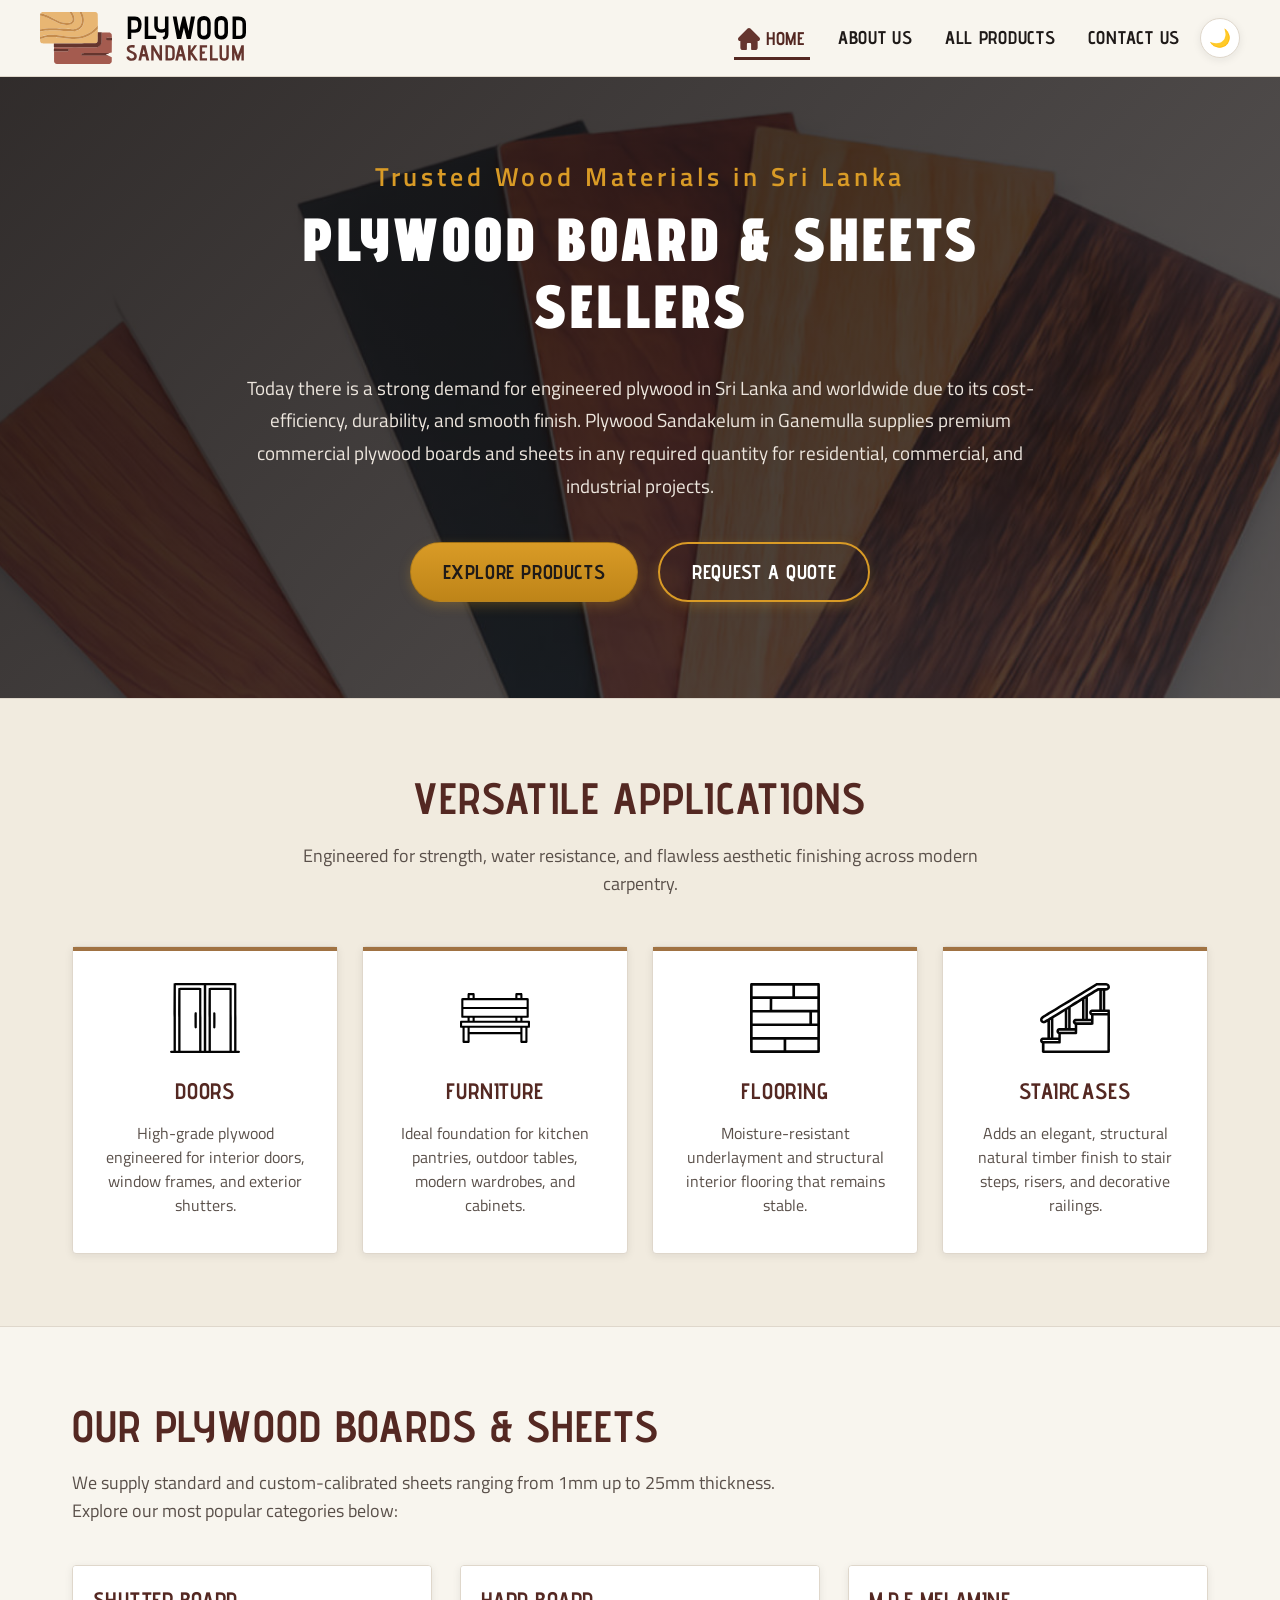
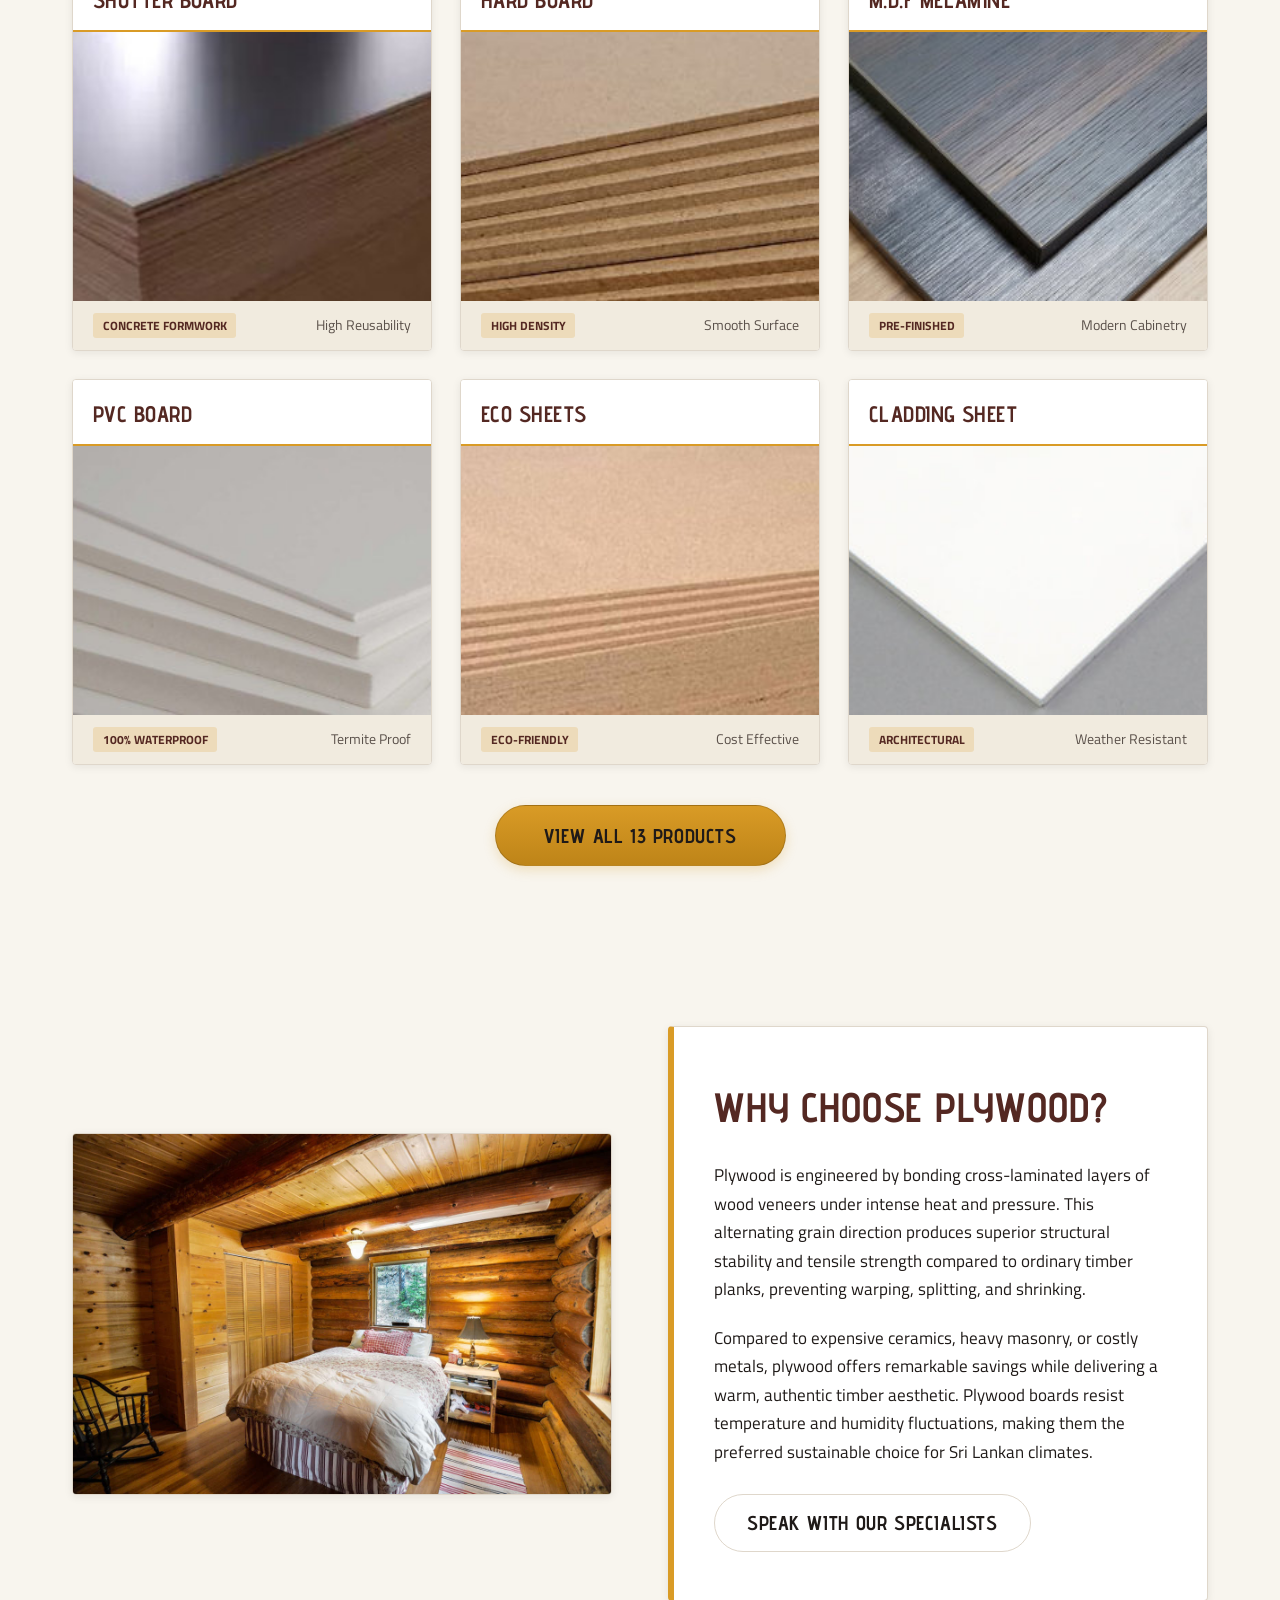
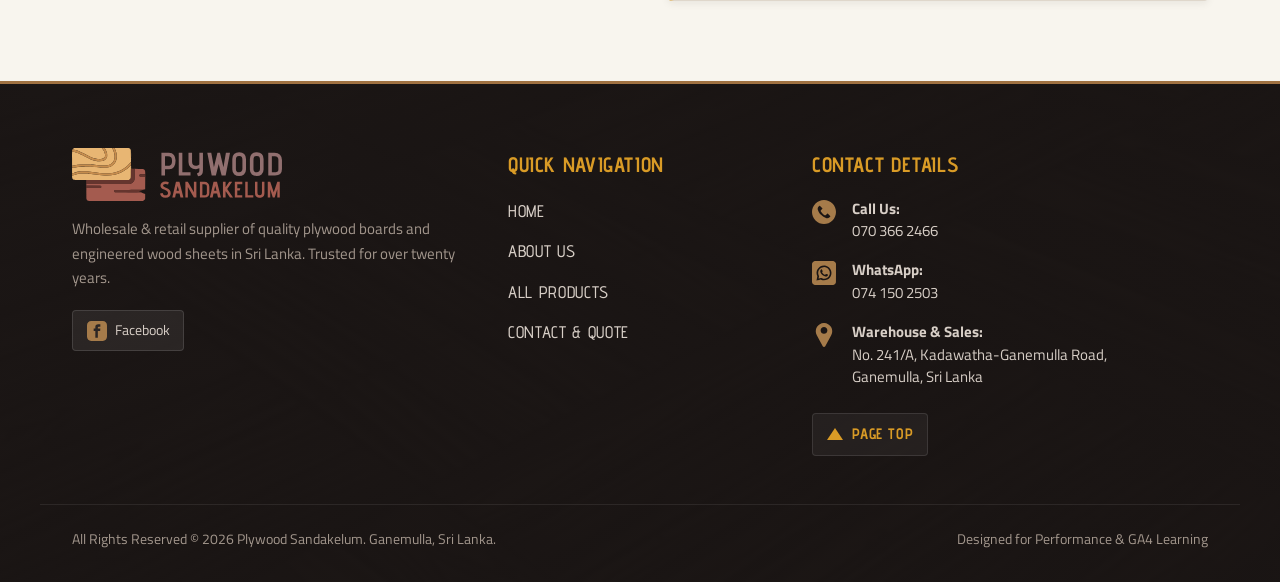
<file: index.html>
<!DOCTYPE html>
<html lang="en">
<head>
    <!-- Google Tag Manager -->
    <script>(function(w,d,s,l,i){w[l]=w[l]||[];w[l].push({'gtm.start':
    new Date().getTime(),event:'gtm.js'});var f=d.getElementsByTagName(s)[0],
    j=d.createElement(s),dl=l!='dataLayer'?'&l='+l:'';j.async=true;j.src=
    'https://www.googletagmanager.com/gtm.js?id='+i+dl;f.parentNode.insertBefore(j,f);
    })(window,document,'script','dataLayer','GTM-TLDWHBDF');</script>
    <!-- End Google Tag Manager -->
    <meta charset="UTF-8">
    <meta name="viewport" content="width=device-width, initial-scale=1.0">
    <title>Plywood Sandakelum | Wholesale Plywood Board & Sheet Suppliers in Ganemulla, Sri Lanka</title>
    <meta name="description" content="Plywood Sandakelum in Ganemulla, Sri Lanka supplies premium shutter boards, hardboard, MDF melamine, PVC boards, and engineered plywood sheets for furniture, flooring, and construction.">

    <!-- Google Fonts -->
    <link rel="preconnect" href="https://fonts.googleapis.com">
    <link rel="preconnect" href="https://fonts.gstatic.com" crossorigin>
    <link href="https://fonts.googleapis.com/css2?family=Advent+Pro:wght@400;600;700;900&family=Titillium+Web:wght@300;400;600;700&display=swap" rel="stylesheet">

    <!-- Stylesheets -->
    <link rel="stylesheet" href="common.css">

    <!-- Google tag (gtag.js) - GA4 Practice Instrumentation -->
    <script async src="https://www.googletagmanager.com/gtag/js?id=G-XXXXXXX"></script>
    <script>
      window.dataLayer = window.dataLayer || [];
      function gtag(){dataLayer.push(arguments);}
      gtag('js', new Date());
      gtag('config', 'G-XXXXXXX', { 'debug_mode': true });
    </script>

    <style>
        /* Section 1 - Hero */
        #zsec1 {
            background: url(img/plywood-colorful-decorations.jpg) no-repeat center center;
            background-size: cover;
            position: relative;
        }
        .zd1 {
            width: 100%;
            height: 100%;
            background: linear-gradient(135deg, rgba(26, 21, 20, 0.90) 0%, rgba(26, 21, 20, 0.72) 100%);
            padding: 5rem 0 6rem;
        }
        .zd2 {
            text-align: center;
            max-width: 900px;
            margin: 0 auto;
        }
        .header {
            margin-top: 0.5rem;
            color: #ffffff;
            text-transform: uppercase;
            font-family: var(--font-display);
            font-size: clamp(2.2rem, 5vw, 3.8rem);
            font-weight: 900;
            line-height: 1.1;
            letter-spacing: 0.03em;
        }
        .smallhead {
            font-size: clamp(1.1rem, 2.5vw, 1.6rem);
            color: var(--color-amber);
            font-weight: 600;
            letter-spacing: 0.15em;
            display: block;
            margin-bottom: 0.5rem;
        }
        .headpara {
            font-size: clamp(1rem, 1.8vw, 1.2rem);
            font-family: var(--font-body);
            color: #ede6de;
            line-height: 1.7;
            padding: 2rem 0 2.5rem;
            max-width: 800px;
            margin: 0 auto;
        }
        .hero-actions {
            display: flex;
            flex-wrap: wrap;
            justify-content: center;
            gap: 1.25rem;
        }
        .hero-btn-quote {
            background: transparent;
            color: #ffffff;
            border: 2px solid var(--color-amber);
        }
        .hero-btn-quote:hover {
            background: var(--color-amber);
            color: #1f1a18;
        }

        /* Section 3 - Core Applications */
        #sec3 {
            background: var(--color-surface-soft);
            padding: 4rem 0 4.5rem;
            border-top: 1px solid var(--color-border);
            border-bottom: 1px solid var(--color-border);
        }
        .sec3-title-wrap {
            text-align: center;
            margin-bottom: 3rem;
        }
        #maincard {
            display: grid;
            grid-template-columns: 1fr;
            gap: 1.5rem;
        }
        @media (min-width: 520px) {
            #maincard {
                grid-template-columns: repeat(2, 1fr);
            }
        }
        @media (min-width: 992px) {
            #maincard {
                grid-template-columns: repeat(4, 1fr);
            }
        }
        .fourcards {
            background: var(--color-surface);
            border: 1px solid var(--color-border);
            border-radius: 4px;
            padding: 2.25rem 1.5rem;
            text-align: center;
            position: relative;
            box-shadow: var(--shadow-card);
            transition: transform var(--transition-fast), box-shadow var(--transition-fast), border-color var(--transition-fast);
        }
        .fourcards::before {
            content: "";
            position: absolute;
            top: 0;
            left: 0;
            right: 0;
            height: 4px;
            background: var(--color-wood-tan);
            transition: height var(--transition-fast), background var(--transition-fast);
        }
        .fourcards:hover {
            transform: translateY(-5px);
            box-shadow: var(--shadow-hover);
            border-color: var(--color-amber);
        }
        .fourcards:hover::before {
            height: 6px;
            background: var(--color-amber);
        }
        .img2 {
            width: 70px;
            height: 70px;
            margin: 0 auto 1.25rem;
            display: block;
        }
        .cardhead {
            text-transform: uppercase;
            font-size: 1.4rem;
            font-family: var(--font-display);
            font-weight: 700;
            color: var(--color-timber-dark);
            letter-spacing: 0.04em;
            margin-bottom: 0.75rem;
        }
        .cardpara {
            font-size: 1rem;
            font-family: var(--font-body);
            color: var(--color-text-muted);
            line-height: 1.5;
        }

        /* Section 5 - Why Choose Plywood */
        #sec5 {
            padding: 5rem 0;
            background: var(--color-bg);
        }
        #sec4bigimg {
            display: grid;
            grid-template-columns: 1fr;
            gap: 2.5rem;
            align-items: center;
        }
        @media (min-width: 992px) {
            #sec4bigimg {
                grid-template-columns: 1fr 1fr;
                gap: 3.5rem;
            }
        }
        #sec4left {
            border-radius: 4px;
            overflow: hidden;
            border: 1px solid var(--color-border);
            box-shadow: var(--shadow-card);
        }
        .leftimg {
            width: 100%;
            height: 100%;
            object-fit: cover;
            display: block;
        }
        #sec4right {
            background: var(--color-surface);
            border: 1px solid var(--color-border);
            border-left: 6px solid var(--color-amber);
            border-radius: 4px;
            padding: 2.5rem 2rem;
            box-shadow: var(--shadow-card);
        }
        @media (min-width: 768px) {
            #sec4right {
                padding: 3rem 2.5rem;
            }
        }
        .sec4righthead {
            font-size: clamp(2rem, 3.2vw, 2.6rem);
            font-family: var(--font-display);
            color: var(--color-timber-dark);
            font-weight: 700;
            text-transform: uppercase;
            letter-spacing: 0.02em;
            margin-bottom: 1.25rem;
        }
        .sec4rightpara {
            font-size: 1.05rem;
            font-family: var(--font-body);
            color: var(--color-text);
            line-height: 1.7;
            margin-bottom: 1.25rem;
        }
        .sec4rightpara:last-of-type {
            margin-bottom: 1.75rem;
        }
    </style>
</head>
<body>
    <!-- Google Tag Manager (noscript) -->
<noscript><iframe src="https://www.googletagmanager.com/ns.html?id=GTM-TLDWHBDF"
height="0" width="0" style="display:none;visibility:hidden"></iframe></noscript>
<!-- End Google Tag Manager (noscript) -->
    <header>
        <div class="head wrapper">
            <a href="index.html" class="logo-link" aria-label="Plywood Sandakelum Home">
                <img src="img/logo.svg" alt="Plywood Sandakelum Logo" class="logo">
            </a>

            <div class="header-controls">
                <nav aria-label="Main Navigation">
                    <ul class="ul">
                        <li id="L1" class="l1 active"><a href="index.html" class="nav_links" id="i1"><img src="img/icons/home.svg" alt="" class="home-icon" aria-hidden="true"><span>Home</span></a></li>
                        <li id="L2" class="l1"><a href="aboutus.html" class="nav_links">About Us</a></li>
                        <li id="L3" class="l1"><a href="all.html" class="nav_links">All Products</a></li>
                        <li id="L4" class="l1"><a href="contact.html" class="nav_links">Contact Us</a></li>
                    </ul>
                </nav>

                <button type="button" class="theme-toggle" aria-label="Switch to dark mode" title="Toggle dark/light theme">
                    <span class="theme-icon" aria-hidden="true">🌙</span>
                </button>

                <button type="button" class="menu-btn" id="menu-btn" aria-label="Toggle navigation menu" aria-expanded="false">
                    <img src="img/icons/menu.svg" alt="" id="menu" aria-hidden="true">
                </button>
            </div>
        </div>
    </header>

    <main>
        <!-- Hero Section -->
        <section id="zsec1">
            <div class="zd1">
                <div class="wrapper zd2">
                    <span class="smallhead">Trusted Wood Materials in Sri Lanka</span>
                    <h1 class="header">Plywood Board & Sheets Sellers</h1>
                    <p class="headpara">Today there is a strong demand for engineered plywood in Sri Lanka and worldwide due to its cost-efficiency, durability, and smooth finish. Plywood Sandakelum in Ganemulla supplies premium commercial plywood boards and sheets in any required quantity for residential, commercial, and industrial projects.</p>
                    <div class="hero-actions">
                        <a href="all.html" class="button">Explore Products</a>
                        <a href="contact.html" class="button hero-btn-quote">Request a Quote</a>
                    </div>
                </div>
            </div>
        </section>

        <!-- Applications Section -->
        <section id="sec3">
            <div class="wrapper">
                <div class="sec3-title-wrap">
                    <h2 class="sec4head">Versatile Applications</h2>
                    <p class="sec4para" style="margin: 0 auto;">Engineered for strength, water resistance, and flawless aesthetic finishing across modern carpentry.</p>
                </div>

                <div id="maincard">
                    <div class="fourcards">
                        <img src="img/icons/door.svg" alt="Doors and windows" class="img2">
                        <h3 class="cardhead">Doors</h3>
                        <p class="cardpara">High-grade plywood engineered for interior doors, window frames, and exterior shutters.</p>
                    </div>

                    <div class="fourcards">
                        <img src="img/icons/furniture.svg" alt="Indoor and outdoor furniture" class="img2">
                        <h3 class="cardhead">Furniture</h3>
                        <p class="cardpara">Ideal foundation for kitchen pantries, outdoor tables, modern wardrobes, and cabinets.</p>
                    </div>

                    <div class="fourcards">
                        <img src="img/icons/floor.svg" alt="Plywood flooring" class="img2">
                        <h3 class="cardhead">Flooring</h3>
                        <p class="cardpara">Moisture-resistant underlayment and structural interior flooring that remains stable.</p>
                    </div>

                    <div class="fourcards">
                        <img src="img/icons/staircases.svg" alt="Staircases" class="img2">
                        <h3 class="cardhead">Staircases</h3>
                        <p class="cardpara">Adds an elegant, structural natural timber finish to stair steps, risers, and decorative railings.</p>
                    </div>
                </div>
            </div>
        </section>

        <!-- Featured Products Section -->
        <section id="sec4" class="catalog-section">
            <div class="wrapper">
                <h2 class="sec4head">Our Plywood Boards & Sheets</h2>
                <p class="sec4para">We supply standard and custom-calibrated sheets ranging from 1mm up to 25mm thickness. Explore our most popular categories below:</p>
            
                <div id="image-set" class="product-grid">
                    <div class="sec4div" data-product-name="Shutter Board">
                        <div class="product-card-header">
                            <h3 class="divhead">Shutter Board</h3>
                        </div>
                        <div class="product-img-wrapper">
                            <img src="img/products/shutter-board.jpg" alt="Shutter Board Plywood" class="divimg" loading="lazy">
                        </div>
                        <div class="product-card-footer">
                            <span class="product-tag">Concrete Formwork</span>
                            <span>High Reusability</span>
                        </div>
                    </div>

                    <div class="sec4div" data-product-name="Hard Board">
                        <div class="product-card-header">
                            <h3 class="divhead">Hard Board</h3>
                        </div>
                        <div class="product-img-wrapper">
                            <img src="img/products/hard-board.jpg" alt="High Density Hard Board" class="divimg" loading="lazy">
                        </div>
                        <div class="product-card-footer">
                            <span class="product-tag">High Density</span>
                            <span>Smooth Surface</span>
                        </div>
                    </div>

                    <div class="sec4div" data-product-name="MDF Melamine">
                        <div class="product-card-header">
                            <h3 class="divhead">M.D.F Melamine</h3>
                        </div>
                        <div class="product-img-wrapper">
                            <img src="img/products/mdf-melamine.jpg" alt="MDF Melamine Decorative Board" class="divimg" loading="lazy">
                        </div>
                        <div class="product-card-footer">
                            <span class="product-tag">Pre-Finished</span>
                            <span>Modern Cabinetry</span>
                        </div>
                    </div>

                    <div class="sec4div" data-product-name="PVC Board">
                        <div class="product-card-header">
                            <h3 class="divhead">PVC Board</h3>
                        </div>
                        <div class="product-img-wrapper">
                            <img src="img/products/pvc-board.jpg" alt="100% Waterproof PVC Board" class="divimg" loading="lazy">
                        </div>
                        <div class="product-card-footer">
                            <span class="product-tag">100% Waterproof</span>
                            <span>Termite Proof</span>
                        </div>
                    </div>

                    <div class="sec4div" data-product-name="Eco Sheet">
                        <div class="product-card-header">
                            <h3 class="divhead">Eco Sheets</h3>
                        </div>
                        <div class="product-img-wrapper">
                            <img src="img/products/eco-sheet.jpg" alt="Eco Friendly Recycled Sheet" class="divimg" loading="lazy">
                        </div>
                        <div class="product-card-footer">
                            <span class="product-tag">Eco-Friendly</span>
                            <span>Cost Effective</span>
                        </div>
                    </div>

                    <div class="sec4div" data-product-name="Cladding Sheet">
                        <div class="product-card-header">
                            <h3 class="divhead">Cladding Sheet</h3>
                        </div>
                        <div class="product-img-wrapper">
                            <img src="img/products/cladding-sheet.jpg" alt="Exterior Wall Cladding Sheet" class="divimg" loading="lazy">
                        </div>
                        <div class="product-card-footer">
                            <span class="product-tag">Architectural</span>
                            <span>Weather Resistant</span>
                        </div>
                    </div>
                </div>

                <div id="sec4final-div">
                    <a href="all.html" class="button" id="sec4button">View All 13 Products</a>
                </div>
            </div>
        </section>

        <!-- Why Plywood Section -->
        <section id="sec5">
            <div class="wrapper">
                <div id="sec4bigimg">
                    <div id="sec4left">
                        <img src="img/plywood-home.jpg" alt="Modern interior using Plywood Sandakelum materials" class="leftimg" loading="lazy">
                    </div>

                    <div id="sec4right">
                        <h2 class="sec4righthead">Why Choose Plywood?</h2>
                        <p class="sec4rightpara">Plywood is engineered by bonding cross-laminated layers of wood veneers under intense heat and pressure. This alternating grain direction produces superior structural stability and tensile strength compared to ordinary timber planks, preventing warping, splitting, and shrinking.</p>
                        <p class="sec4rightpara">Compared to expensive ceramics, heavy masonry, or costly metals, plywood offers remarkable savings while delivering a warm, authentic timber aesthetic. Plywood boards resist temperature and humidity fluctuations, making them the preferred sustainable choice for Sri Lankan climates.</p>
                        <a href="contact.html" class="button button-secondary">Speak with our specialists</a>
                    </div>
                </div>
            </div>
        </section>
    </main>

    <!-- Footer -->
    <footer id="footer">
        <div class="wrapper fmain">
            <div id="fleft">
                <img src="img/logo2.svg" alt="Plywood Sandakelum Logo" id="flogo">
                <p class="fpara">Wholesale & retail supplier of quality plywood boards and engineered wood sheets in Sri Lanka. Trusted for over twenty years.</p>
                <div class="footer-social">
                    <a href="https://www.facebook.com/PlywoodSandakelum" target="_blank" rel="noopener noreferrer" class="social-link" aria-label="Visit Sandakelum Plywood on Facebook">
                        <img src="img/icons/facebook.svg" alt="" aria-hidden="true">
                        <span>Facebook</span>
                    </a>
                </div>
            </div>

            <div id="fcenter">
                <h4 class="footer-heading">Quick Navigation</h4>
                <ul>
                    <li><a href="index.html" class="flinks">Home</a></li>
                    <li><a href="aboutus.html" class="flinks">About Us</a></li>
                    <li><a href="all.html" class="flinks">All Products</a></li>
                    <li><a href="contact.html" class="flinks">Contact & Quote</a></li>
                </ul>
            </div>

            <div id="fright">
                <h4 class="footer-heading">Contact Details</h4>
                <div id="footer_contacts">
                    <a href="tel:+94703662466" class="contacts" aria-label="Call 070 366 2466">
                        <img src="img/icons/call.svg" alt="" class="contactimg" aria-hidden="true">
                        <div class="contactpara">
                            <strong>Call Us:</strong><br>
                            070 366 2466
                        </div>
                    </a>

                    <a href="https://wa.me/94741502503" target="_blank" rel="noopener noreferrer" class="contacts" aria-label="Chat on WhatsApp 074 150 2503">
                        <img src="img/icons/whatsapp.svg" alt="" class="contactimg" aria-hidden="true">
                        <div class="contactpara">
                            <strong>WhatsApp:</strong><br>
                            074 150 2503
                        </div>
                    </a>

                    <div class="contacts">
                        <img src="img/icons/location.svg" alt="" class="contactimg" aria-hidden="true">
                        <address class="contactpara" style="font-style: normal;">
                            <strong>Warehouse & Sales:</strong><br>
                            No. 241/A, Kadawatha-Ganemulla Road,<br>
                            Ganemulla, Sri Lanka
                        </address>
                    </div>
                </div>

                <div id="ptop" role="button" tabindex="0" aria-label="Back to top">
                    <div class="triangle" aria-hidden="true"></div>
                    <span id="toppara">Page Top</span>
                </div>
            </div>
        </div>

        <div class="wrapper footer-bottom">
            <p>All Rights Reserved &copy; 2026 Plywood Sandakelum. Ganemulla, Sri Lanka.</p>
            <p>Designed for Performance & GA4 Learning</p>
        </div>
    </footer>

    <!-- Main JavaScript & GA4 Tracking -->
    <script src="main.js" defer></script>
</body>
</html>
</file>
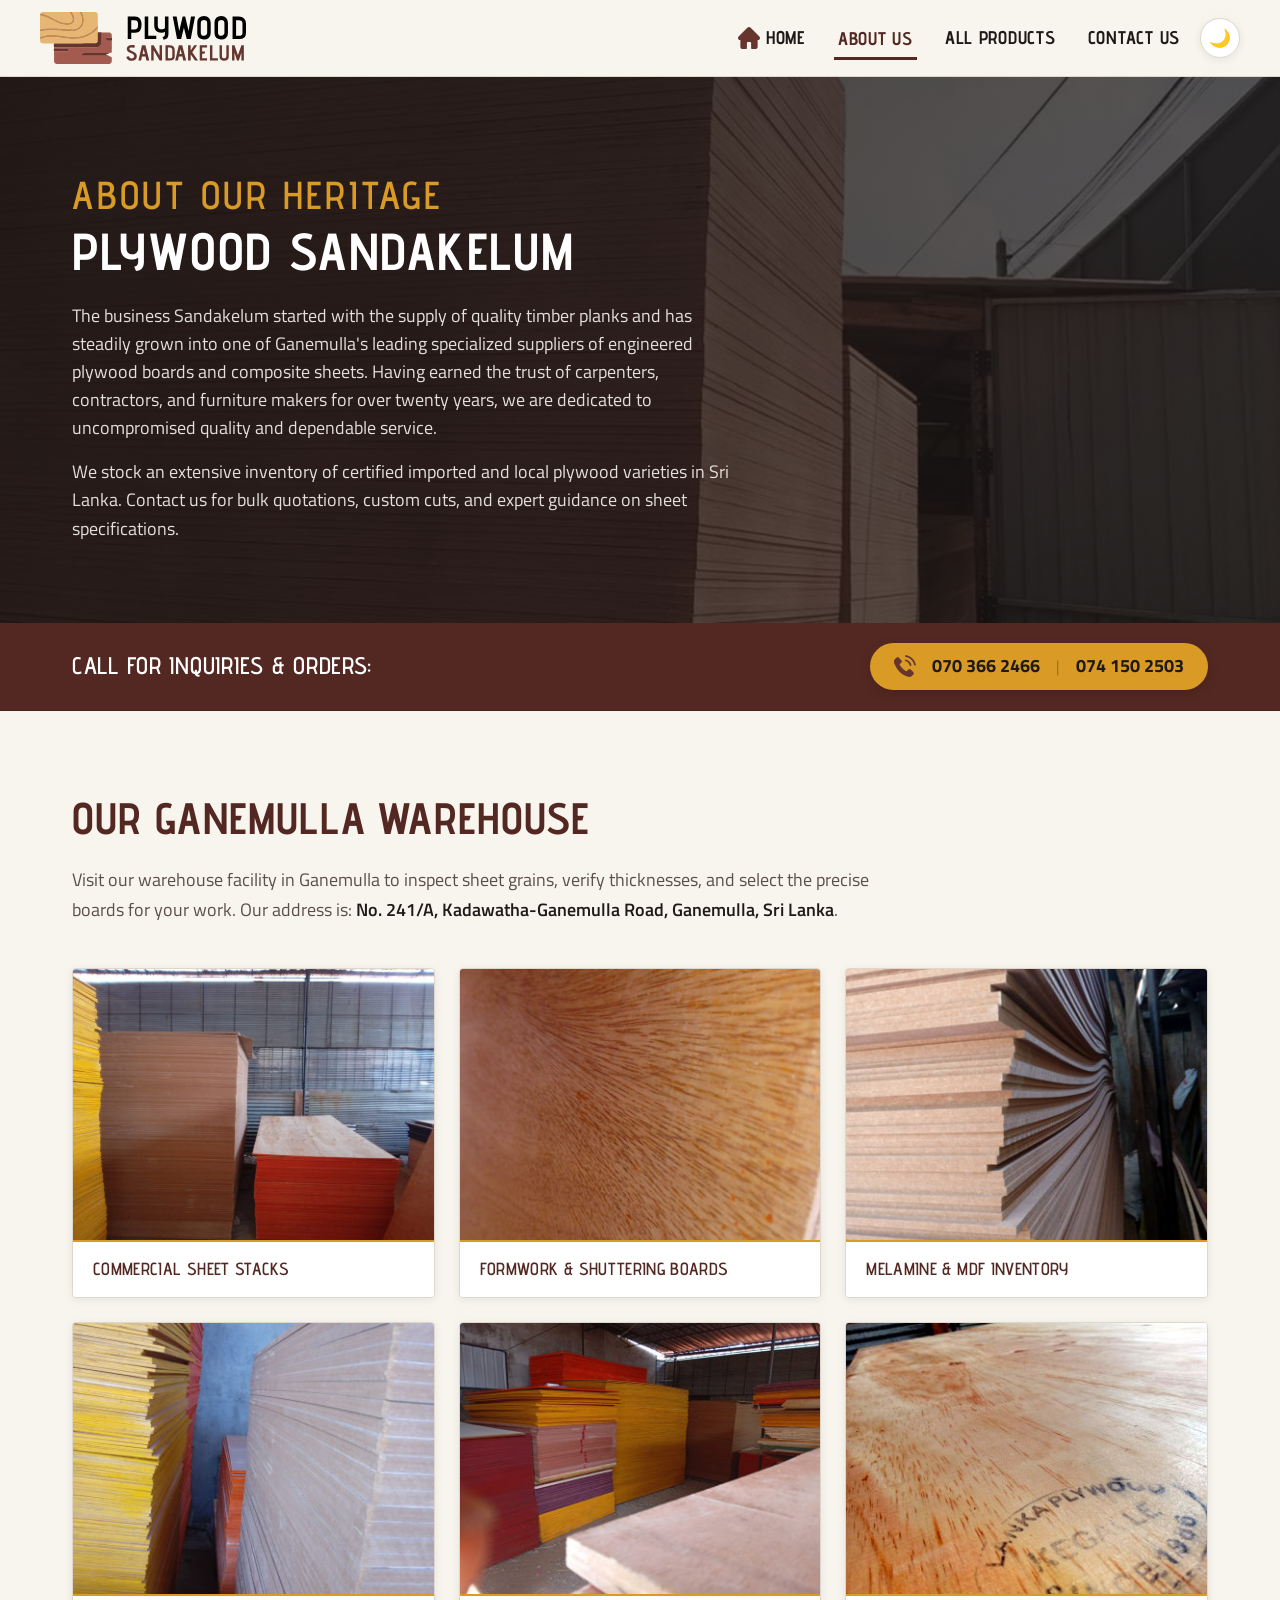
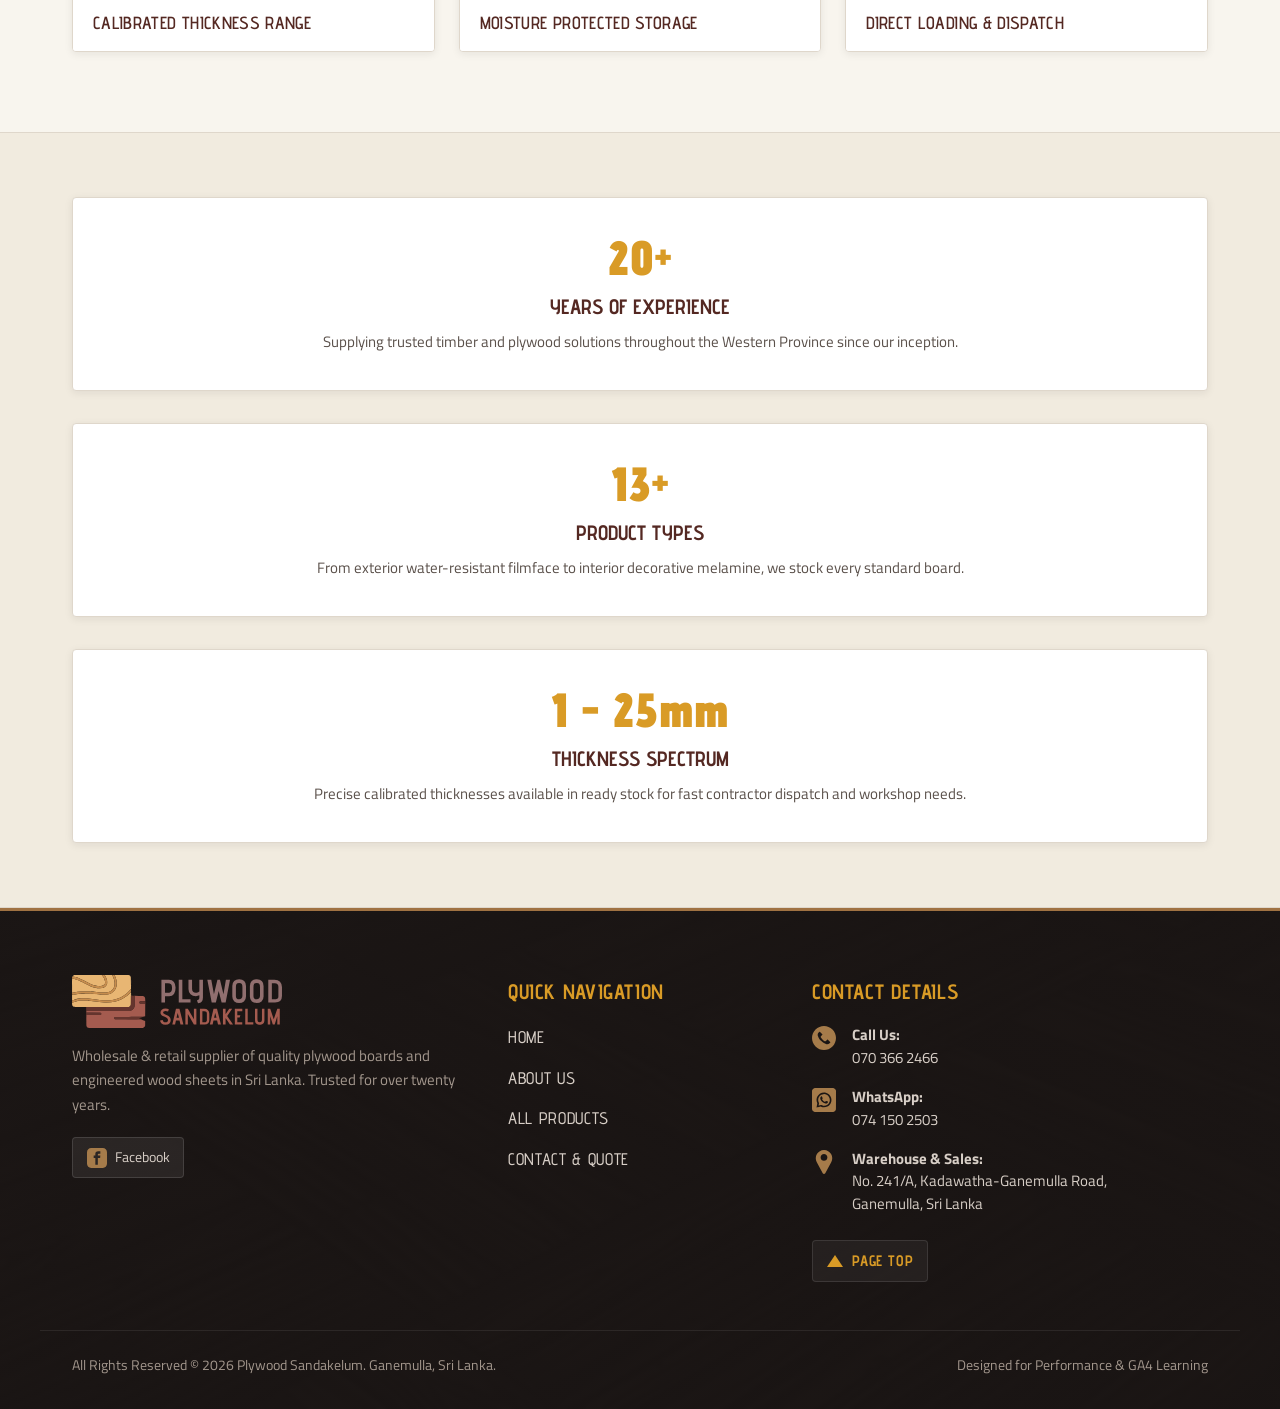
<file: aboutus.html>
<!DOCTYPE html>
<html lang="en">
<head>
    <!-- Google Tag Manager -->
<script>(function(w,d,s,l,i){w[l]=w[l]||[];w[l].push({'gtm.start':
new Date().getTime(),event:'gtm.js'});var f=d.getElementsByTagName(s)[0],
j=d.createElement(s),dl=l!='dataLayer'?'&l='+l:'';j.async=true;j.src=
'https://www.googletagmanager.com/gtm.js?id='+i+dl;f.parentNode.insertBefore(j,f);
})(window,document,'script','dataLayer','GTM-TLDWHBDF');</script>
<!-- End Google Tag Manager -->
    <meta charset="UTF-8">
    <meta name="viewport" content="width=device-width, initial-scale=1.0">
    <title>About Us | Plywood Sandakelum - Over 20 Years in Ganemulla, Sri Lanka</title>
    <meta name="description" content="Learn about Plywood Sandakelum, our history in Ganemulla, and our commitment to supplying high-grade imported and local plywood boards, shutter sheets, and timber products.">

    <!-- Google Fonts -->
    <link rel="preconnect" href="https://fonts.googleapis.com">
    <link rel="preconnect" href="https://fonts.gstatic.com" crossorigin>
    <link href="https://fonts.googleapis.com/css2?family=Advent+Pro:wght@400;600;700;900&family=Titillium+Web:wght@300;400;600;700&display=swap" rel="stylesheet">

    <!-- Stylesheets -->
    <link rel="stylesheet" href="common.css">
    <link rel="stylesheet" href="common2.css">

    <!-- Google tag (gtag.js) - GA4 Practice Instrumentation -->
    <script async src="https://www.googletagmanager.com/gtag/js?id=G-XXXXXXX"></script>
    <script>
      window.dataLayer = window.dataLayer || [];
      function gtag(){dataLayer.push(arguments);}
      gtag('js', new Date());
      gtag('config', 'G-XXXXXXX', { 'debug_mode': true });
    </script>

    <style>
        /* Section 2 - Warehouse Gallery */
        #sec2 {
            padding: 4.5rem 0 5rem;
            background: var(--color-bg);
        }
        .sec2head {
            font-family: var(--font-display);
            font-size: clamp(2rem, 3.8vw, 2.75rem);
            font-weight: 700;
            color: var(--color-timber-dark);
            text-transform: uppercase;
            letter-spacing: 0.02em;
            margin-bottom: 0.75rem;
        }
        .sec2para {
            font-family: var(--font-body);
            font-size: 1.15rem;
            color: var(--color-text-muted);
            max-width: 800px;
            margin-bottom: 2.75rem;
            line-height: 1.6;
        }
        .sec2address-highlight {
            color: var(--color-text);
            font-weight: 600;
        }
        #img-set {
            display: grid;
            grid-template-columns: 1fr;
            gap: 1.5rem;
        }
        @media (min-width: 540px) {
            #img-set {
                grid-template-columns: repeat(2, 1fr);
            }
        }
        @media (min-width: 992px) {
            #img-set {
                grid-template-columns: repeat(3, 1fr);
            }
        }
        .gallery-card {
            background: var(--color-surface);
            border: 1px solid var(--color-border);
            border-radius: 4px;
            overflow: hidden;
            box-shadow: var(--shadow-card);
            position: relative;
            transition: transform var(--transition-fast), box-shadow var(--transition-fast), border-color var(--transition-fast);
        }
        .gallery-card:hover {
            transform: translateY(-4px);
            box-shadow: var(--shadow-hover);
            border-color: var(--color-amber);
        }
        .grid-img-wrapper {
            aspect-ratio: 4 / 3;
            overflow: hidden;
            background: var(--color-surface-soft);
        }
        .grid-img {
            width: 100%;
            height: 100%;
            object-fit: cover;
            transition: transform var(--transition-normal);
        }
        .gallery-card:hover .grid-img {
            transform: scale(1.05);
        }
        .gallery-card-caption {
            padding: 0.85rem 1.25rem;
            background: var(--color-surface);
            border-top: 2px solid var(--color-amber);
            font-family: var(--font-display);
            font-size: 1.1rem;
            font-weight: 600;
            color: var(--color-timber-dark);
            text-transform: uppercase;
            letter-spacing: 0.02em;
        }

        /* About Values / Stats Banner */
        .about-values-section {
            background: var(--color-surface-soft);
            border-top: 1px solid var(--color-border);
            border-bottom: 1px solid var(--color-border);
            padding: 4rem 0;
        }
        .stats-grid {
            display: grid;
            grid-template-columns: 1fr;
            gap: 2rem;
            text-align: center;
        }
        @media (min-width: 768px) {
            stats-grid {
                grid-template-columns: repeat(3, 1fr);
            }
        }
        .stat-card {
            background: var(--color-surface);
            border: 1px solid var(--color-border);
            padding: 2.25rem 1.5rem;
            border-radius: 4px;
            box-shadow: var(--shadow-card);
        }
        .stat-number {
            font-family: var(--font-display);
            font-size: 3rem;
            font-weight: 900;
            color: var(--color-amber);
            line-height: 1;
            margin-bottom: 0.5rem;
        }
        .stat-title {
            font-family: var(--font-display);
            font-size: 1.3rem;
            font-weight: 700;
            color: var(--color-timber-dark);
            text-transform: uppercase;
            margin-bottom: 0.5rem;
        }
        .stat-desc {
            font-size: 0.95rem;
            color: var(--color-text-muted);
            line-height: 1.5;
        }
    </style>
</head>
<body>
    <!-- Google Tag Manager (noscript) -->
<noscript><iframe src="https://www.googletagmanager.com/ns.html?id=GTM-TLDWHBDF"
height="0" width="0" style="display:none;visibility:hidden"></iframe></noscript>
<!-- End Google Tag Manager (noscript) -->
    <header>
        <div class="head wrapper">
            <a href="index.html" class="logo-link" aria-label="Plywood Sandakelum Home">
                <img src="img/logo.svg" alt="Plywood Sandakelum Logo" class="logo">
            </a>

            <div class="header-controls">
                <nav aria-label="Main Navigation">
                    <ul class="ul">
                        <li id="L1" class="l1"><a href="index.html" class="nav_links"><img src="img/icons/home.svg" alt="" class="home-icon" aria-hidden="true"><span>Home</span></a></li>
                        <li id="L2" class="l1 active"><a href="aboutus.html" class="nav_links" id="i1">About Us</a></li>
                        <li id="L3" class="l1"><a href="all.html" class="nav_links">All Products</a></li>
                        <li id="L4" class="l1"><a href="contact.html" class="nav_links">Contact Us</a></li>
                    </ul>
                </nav>

                <button type="button" class="theme-toggle" aria-label="Switch to dark mode" title="Toggle dark/light theme">
                    <span class="theme-icon" aria-hidden="true">🌙</span>
                </button>

                <button type="button" class="menu-btn" id="menu-btn" aria-label="Toggle navigation menu" aria-expanded="false">
                    <img src="img/icons/menu.svg" alt="" id="menu" aria-hidden="true">
                </button>
            </div>
        </div>
    </header>

    <main>
        <!-- Hero Section -->
        <section id="sec1">
            <div id="sec1main">
                <div id="sec1mainbg">
                    <div class="wrapper">
                        <div id="sec1MTop">
                            <h1 class="headsec1">
                                <span class="h1about">About Our Heritage</span>
                                <span id="headsec11">Plywood Sandakelum</span>
                            </h1>
                            <p class="sec1para">The business Sandakelum started with the supply of quality timber planks and has steadily grown into one of Ganemulla's leading specialized suppliers of engineered plywood boards and composite sheets. Having earned the trust of carpenters, contractors, and furniture makers for over twenty years, we are dedicated to uncompromised quality and dependable service.</p>
                            <p class="sec1para">We stock an extensive inventory of certified imported and local plywood varieties in Sri Lanka. Contact us for bulk quotations, custom cuts, and expert guidance on sheet specifications.</p>
                        </div>
                    </div>
                </div>
            </div>

            <!-- Quick Direct Calling Ribbon -->
            <div class="sec1bottom">
                <div class="wrapper sec1bottom-container">
                    <span id="sec1bleft">
                        <span class="sec1bhead">Call For Inquiries & Orders:</span>
                    </span>

                    <div id="sec1bright">
                        <img src="img/icons/call-icon.svg" alt="" id="sec1bimg" aria-hidden="true">
                        <a href="tel:+94703662466" class="sec1bpara" aria-label="Call 070 366 2466">070 366 2466</a>
                        <span class="sec1bpara-divider" aria-hidden="true">|</span>
                        <a href="tel:+94741502503" class="sec1bpara" id="paraborder" aria-label="Call 074 150 2503">074 150 2503</a>
                    </div>
                </div>
            </div>
        </section>

        <!-- Our Warehouse Photo Showcase -->
        <section id="sec2">
            <div class="wrapper">
                <h2 class="sec2head">Our Ganemulla Warehouse</h2>
                <p class="sec2para">Visit our warehouse facility in Ganemulla to inspect sheet grains, verify thicknesses, and select the precise boards for your work. Our address is: <span class="sec2address-highlight">No. 241/A, Kadawatha-Ganemulla Road, Ganemulla, Sri Lanka</span>.</p>
            
                <div id="img-set">
                    <div class="gallery-card">
                        <div class="grid-img-wrapper">
                            <img src="img/warehouse-1.jpg" class="grid-img" id="gi1" alt="Plywood Sandakelum Warehouse - Stacks of calibrated plywood sheets" loading="lazy">
                        </div>
                        <div class="gallery-card-caption">Commercial Sheet Stacks</div>
                    </div>

                    <div class="gallery-card">
                        <div class="grid-img-wrapper">
                            <img src="img/warehouse-2.jpg" class="grid-img" id="gi2" alt="Plywood Sandakelum Warehouse - High grade timber boards" loading="lazy">
                        </div>
                        <div class="gallery-card-caption">Formwork & Shuttering Boards</div>
                    </div>

                    <div class="gallery-card">
                        <div class="grid-img-wrapper">
                            <img src="img/warehouse-3.jpg" class="grid-img" id="gi3" alt="Plywood Sandakelum Warehouse - Organized sheet inventory" loading="lazy">
                        </div>
                        <div class="gallery-card-caption">Melamine & MDF Inventory</div>
                    </div>

                    <div class="gallery-card">
                        <div class="grid-img-wrapper">
                            <img src="img/warehouse-4.jpg" class="grid-img" id="gi4" alt="Plywood Sandakelum Warehouse - Calibrated thickness inspection" loading="lazy">
                        </div>
                        <div class="gallery-card-caption">Calibrated Thickness Range</div>
                    </div>

                    <div class="gallery-card">
                        <div class="grid-img-wrapper">
                            <img src="img/warehouse-5.jpg" class="grid-img" id="gi5" alt="Plywood Sandakelum Warehouse - Timber material storage" loading="lazy">
                        </div>
                        <div class="gallery-card-caption">Moisture Protected Storage</div>
                    </div>

                    <div class="gallery-card">
                        <div class="grid-img-wrapper">
                            <img src="img/warehouse-6.jpg" class="grid-img" id="gi6" alt="Plywood Sandakelum Warehouse - Customer loading and distribution" loading="lazy">
                        </div>
                        <div class="gallery-card-caption">Direct Loading & Dispatch</div>
                    </div>
                </div>
            </div>
        </section>

        <!-- Company Strengths / Numbers -->
        <section class="about-values-section">
            <div class="wrapper">
                <div class="stats-grid">
                    <div class="stat-card">
                        <div class="stat-number">20+</div>
                        <div class="stat-title">Years of Experience</div>
                        <p class="stat-desc">Supplying trusted timber and plywood solutions throughout the Western Province since our inception.</p>
                    </div>

                    <div class="stat-card">
                        <div class="stat-number">13+</div>
                        <div class="stat-title">Product Types</div>
                        <p class="stat-desc">From exterior water-resistant filmface to interior decorative melamine, we stock every standard board.</p>
                    </div>

                    <div class="stat-card">
                        <div class="stat-number">1 - 25mm</div>
                        <div class="stat-title">Thickness Spectrum</div>
                        <p class="stat-desc">Precise calibrated thicknesses available in ready stock for fast contractor dispatch and workshop needs.</p>
                    </div>
                </div>
            </div>
        </section>
    </main>

    <!-- Footer -->
    <footer id="footer">
        <div class="wrapper fmain">
            <div id="fleft">
                <img src="img/logo2.svg" alt="Plywood Sandakelum Logo" id="flogo">
                <p class="fpara">Wholesale & retail supplier of quality plywood boards and engineered wood sheets in Sri Lanka. Trusted for over twenty years.</p>
                <div class="footer-social">
                    <a href="https://www.facebook.com/PlywoodSandakelum" target="_blank" rel="noopener noreferrer" class="social-link" aria-label="Visit Sandakelum Plywood on Facebook">
                        <img src="img/icons/facebook.svg" alt="" aria-hidden="true">
                        <span>Facebook</span>
                    </a>
                </div>
            </div>

            <div id="fcenter">
                <h4 class="footer-heading">Quick Navigation</h4>
                <ul>
                    <li><a href="index.html" class="flinks">Home</a></li>
                    <li><a href="aboutus.html" class="flinks">About Us</a></li>
                    <li><a href="all.html" class="flinks">All Products</a></li>
                    <li><a href="contact.html" class="flinks">Contact & Quote</a></li>
                </ul>
            </div>

            <div id="fright">
                <h4 class="footer-heading">Contact Details</h4>
                <div id="footer_contacts">
                    <a href="tel:+94703662466" class="contacts" aria-label="Call 070 366 2466">
                        <img src="img/icons/call.svg" alt="" class="contactimg" aria-hidden="true">
                        <div class="contactpara">
                            <strong>Call Us:</strong><br>
                            070 366 2466
                        </div>
                    </a>

                    <a href="https://wa.me/94741502503" target="_blank" rel="noopener noreferrer" class="contacts" aria-label="Chat on WhatsApp 074 150 2503">
                        <img src="img/icons/whatsapp.svg" alt="" class="contactimg" aria-hidden="true">
                        <div class="contactpara">
                            <strong>WhatsApp:</strong><br>
                            074 150 2503
                        </div>
                    </a>

                    <div class="contacts">
                        <img src="img/icons/location.svg" alt="" class="contactimg" aria-hidden="true">
                        <address class="contactpara" style="font-style: normal;">
                            <strong>Warehouse & Sales:</strong><br>
                            No. 241/A, Kadawatha-Ganemulla Road,<br>
                            Ganemulla, Sri Lanka
                        </address>
                    </div>
                </div>

                <div id="ptop" role="button" tabindex="0" aria-label="Back to top">
                    <div class="triangle" aria-hidden="true"></div>
                    <span id="toppara">Page Top</span>
                </div>
            </div>
        </div>

        <div class="wrapper footer-bottom">
            <p>All Rights Reserved &copy; 2026 Plywood Sandakelum. Ganemulla, Sri Lanka.</p>
            <p>Designed for Performance & GA4 Learning</p>
        </div>
    </footer>

    <!-- Main JavaScript & GA4 Tracking -->
    <script src="main.js" defer></script>
</body>
</html>
</file>
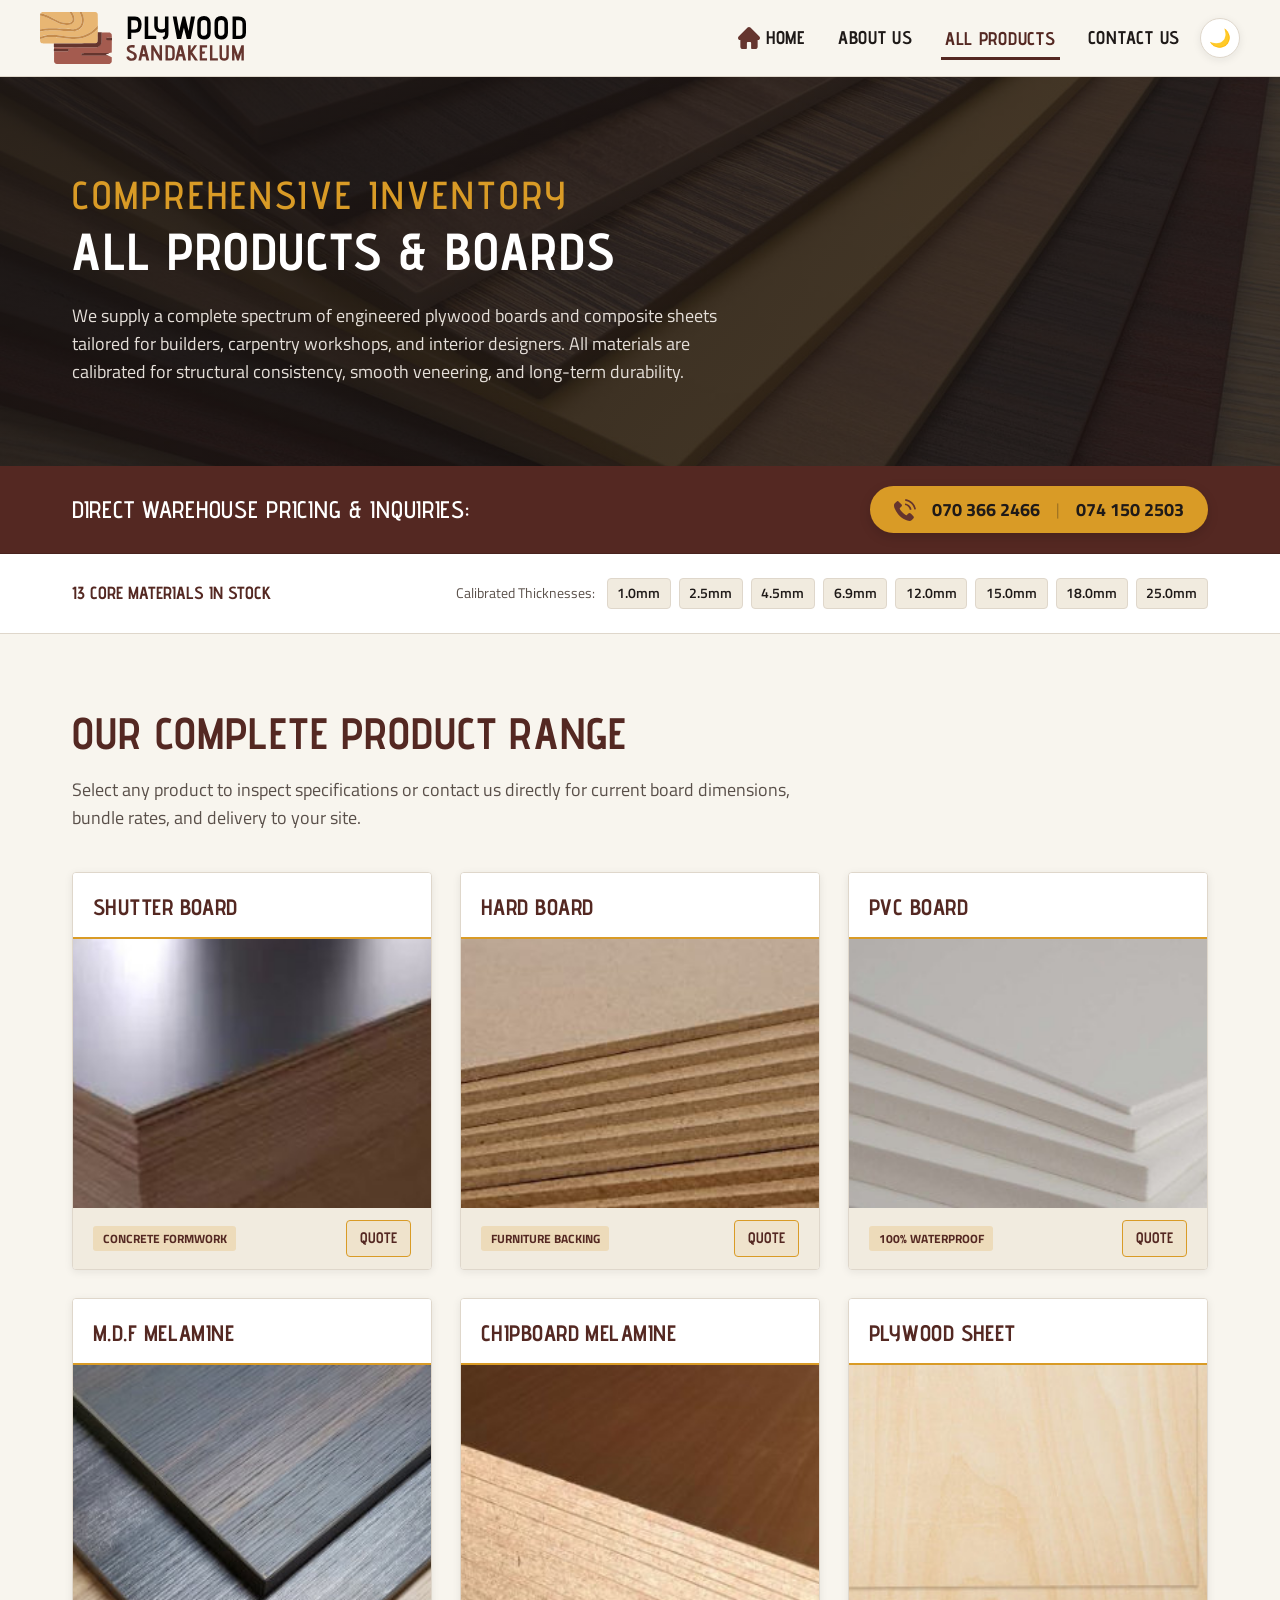
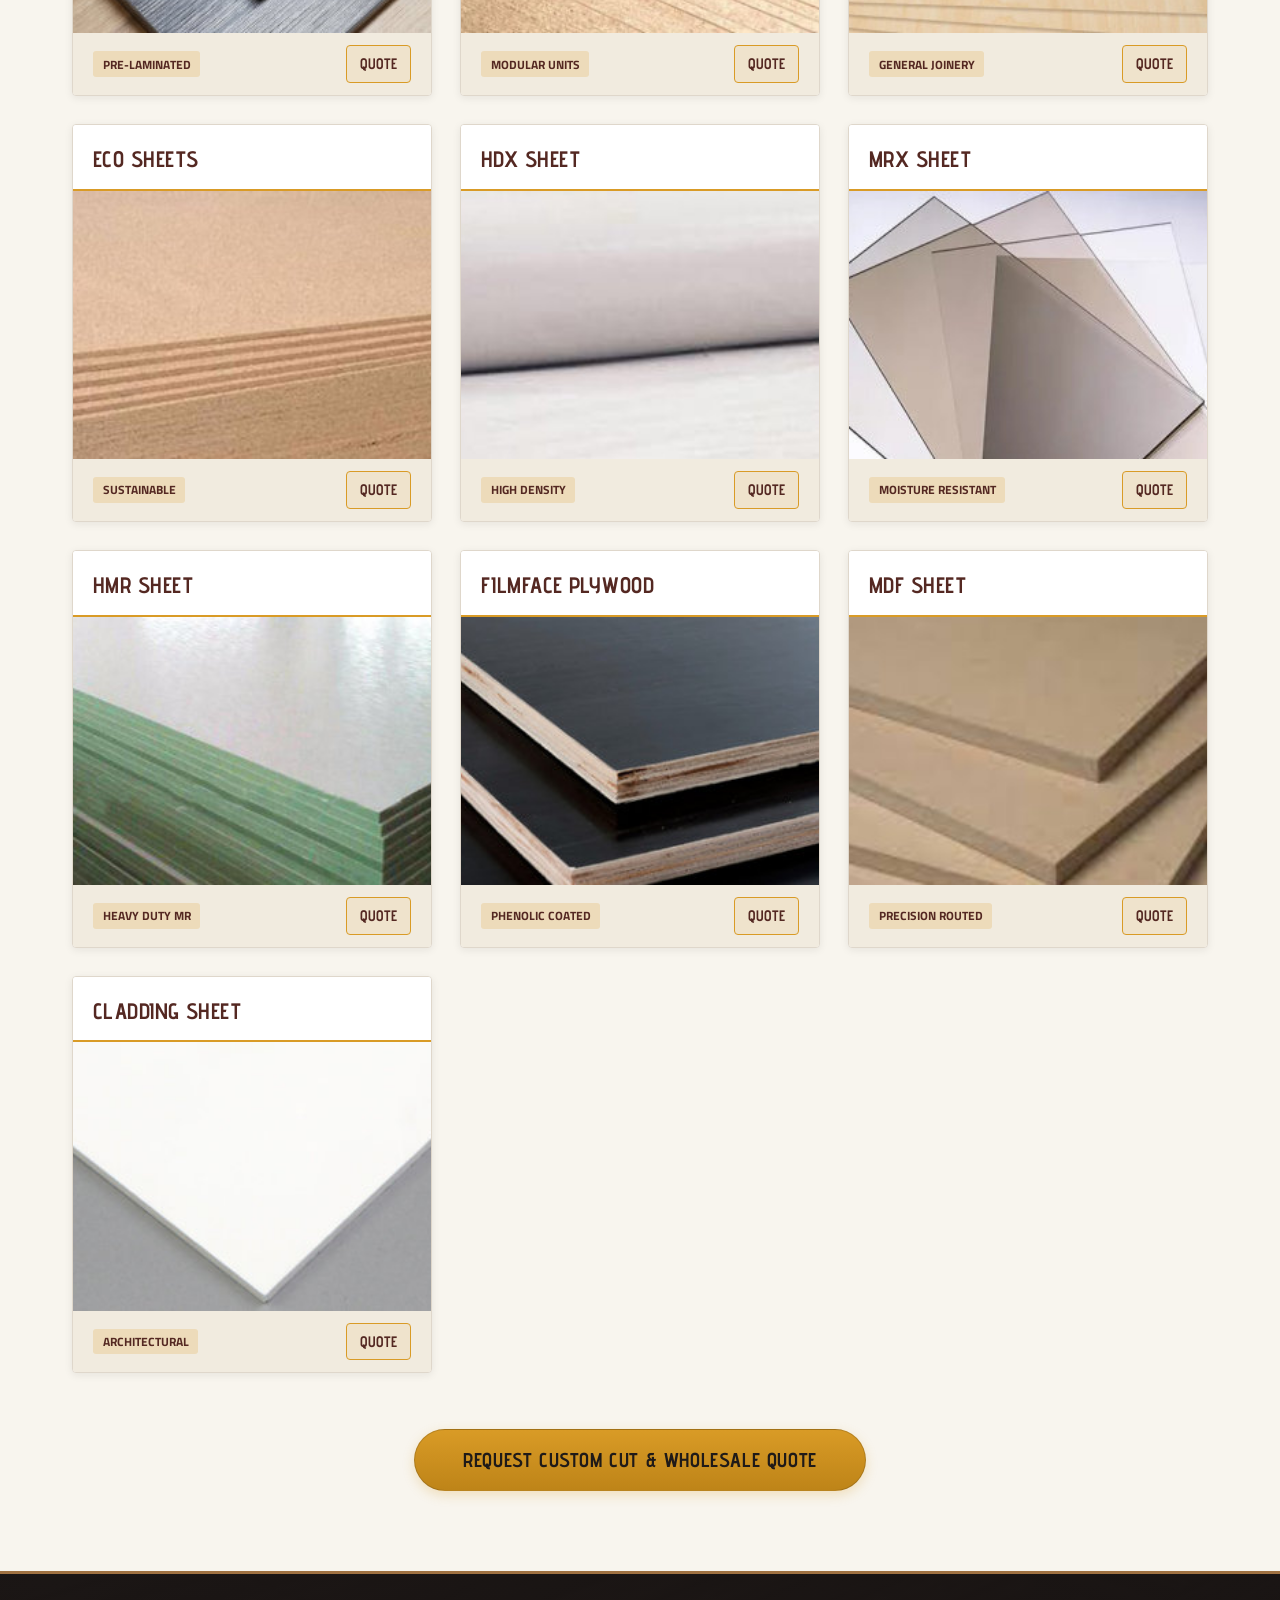
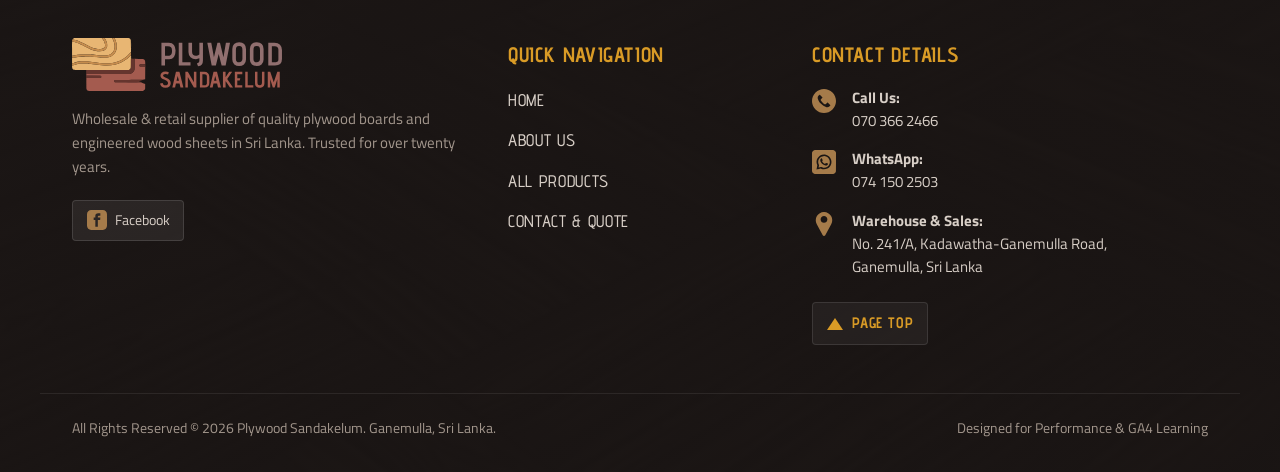
<file: all.html>
<!DOCTYPE html>
<html lang="en">
<head>
    <!-- Google Tag Manager -->
<script>(function(w,d,s,l,i){w[l]=w[l]||[];w[l].push({'gtm.start':
new Date().getTime(),event:'gtm.js'});var f=d.getElementsByTagName(s)[0],
j=d.createElement(s),dl=l!='dataLayer'?'&l='+l:'';j.async=true;j.src=
'https://www.googletagmanager.com/gtm.js?id='+i+dl;f.parentNode.insertBefore(j,f);
})(window,document,'script','dataLayer','GTM-TLDWHBDF');</script>
<!-- End Google Tag Manager -->
    <meta charset="UTF-8">
    <meta name="viewport" content="width=device-width, initial-scale=1.0">
    <title>All Products | Plywood Sandakelum - Complete Board & Sheet Catalog</title>
    <meta name="description" content="Explore our complete range of 13+ plywood and engineered board types: Shutter board, Hard board, MDF Melamine, PVC board, Chipboard, Filmface, HMR, HDX, MRX, and Cladding sheets in 1mm to 25mm.">

    <!-- Google Fonts -->
    <link rel="preconnect" href="https://fonts.googleapis.com">
    <link rel="preconnect" href="https://fonts.gstatic.com" crossorigin>
    <link href="https://fonts.googleapis.com/css2?family=Advent+Pro:wght@400;600;700;900&family=Titillium+Web:wght@300;400;600;700&display=swap" rel="stylesheet">

    <!-- Stylesheets -->
    <link rel="stylesheet" href="common.css">
    <link rel="stylesheet" href="common2.css">

    <!-- Google tag (gtag.js) - GA4 Practice Instrumentation -->
    <script async src="https://www.googletagmanager.com/gtag/js?id=G-XXXXXXX"></script>
    <script>
      window.dataLayer = window.dataLayer || [];
      function gtag(){dataLayer.push(arguments);}
      gtag('js', new Date());
      gtag('config', 'G-XXXXXXX', { 'debug_mode': true });
    </script>

    <style>
        #sec1main {
            background-image: url(img/plywood-decoration.jpg);
        }
        .catalog-summary-bar {
            background: var(--color-surface);
            border-bottom: 1px solid var(--color-border);
            padding: 1.5rem 0;
        }
        .summary-flex {
            display: flex;
            flex-wrap: wrap;
            justify-content: space-between;
            align-items: center;
            gap: 1rem;
        }
        .summary-badge {
            display: inline-flex;
            align-items: center;
            gap: 0.5rem;
            font-family: var(--font-display);
            font-size: 1.1rem;
            font-weight: 700;
            color: var(--color-timber-dark);
            text-transform: uppercase;
        }
        .thickness-chips {
            display: flex;
            flex-wrap: wrap;
            gap: 0.5rem;
            align-items: center;
        }
        .thickness-label {
            font-size: 0.9rem;
            color: var(--color-text-muted);
            margin-right: 0.25rem;
        }
        .chip {
            background: var(--color-surface-soft);
            border: 1px solid var(--color-border);
            padding: 0.2rem 0.6rem;
            border-radius: 4px;
            font-size: 0.85rem;
            font-weight: 600;
            color: var(--color-text);
        }
        .card-action-btn {
            display: inline-block;
            font-family: var(--font-display);
            font-size: 0.95rem;
            font-weight: 700;
            text-transform: uppercase;
            text-decoration: none;
            color: var(--color-timber-dark);
            padding: 0.35rem 0.8rem;
            border: 1px solid var(--color-amber);
            border-radius: 4px;
            background: rgba(217, 155, 38, 0.1);
            transition: all var(--transition-fast);
        }
        .card-action-btn:hover {
            background: var(--color-amber);
            color: #1f1a18;
        }
    </style>
</head>
<body>
    <!-- Google Tag Manager (noscript) -->
<noscript><iframe src="https://www.googletagmanager.com/ns.html?id=GTM-TLDWHBDF"
height="0" width="0" style="display:none;visibility:hidden"></iframe></noscript>
<!-- End Google Tag Manager (noscript) -->
    <header>
        <div class="head wrapper">
            <a href="index.html" class="logo-link" aria-label="Plywood Sandakelum Home">
                <img src="img/logo.svg" alt="Plywood Sandakelum Logo" class="logo">
            </a>

            <div class="header-controls">
                <nav aria-label="Main Navigation">
                    <ul class="ul">
                        <li id="L1" class="l1"><a href="index.html" class="nav_links"><img src="img/icons/home.svg" alt="" class="home-icon" aria-hidden="true"><span>Home</span></a></li>
                        <li id="L2" class="l1"><a href="aboutus.html" class="nav_links">About Us</a></li>
                        <li id="L3" class="l1 active"><a href="all.html" class="nav_links" id="i1">All Products</a></li>
                        <li id="L4" class="l1"><a href="contact.html" class="nav_links">Contact Us</a></li>
                    </ul>
                </nav>

                <button type="button" class="theme-toggle" aria-label="Switch to dark mode" title="Toggle dark/light theme">
                    <span class="theme-icon" aria-hidden="true">🌙</span>
                </button>

                <button type="button" class="menu-btn" id="menu-btn" aria-label="Toggle navigation menu" aria-expanded="false">
                    <img src="img/icons/menu.svg" alt="" id="menu" aria-hidden="true">
                </button>
            </div>
        </div>
    </header>

    <main>
        <!-- Hero Section -->
        <section id="sec1">
            <div id="sec1main">
                <div id="sec1mainbg">
                    <div class="wrapper">
                        <div id="sec1MTop">
                            <h1 class="headsec1">
                                <span class="h1about">Comprehensive Inventory</span>
                                <span id="headsec11">All Products & Boards</span>
                            </h1>
                            <p class="sec1para">We supply a complete spectrum of engineered plywood boards and composite sheets tailored for builders, carpentry workshops, and interior designers. All materials are calibrated for structural consistency, smooth veneering, and long-term durability.</p>
                        </div>
                    </div>
                </div>
            </div>

            <!-- Quick Direct Calling Ribbon -->
            <div class="sec1bottom">
                <div class="wrapper sec1bottom-container">
                    <span id="sec1bleft">
                        <span class="sec1bhead">Direct Warehouse Pricing & Inquiries:</span>
                    </span>

                    <div id="sec1bright">
                        <img src="img/icons/call-icon.svg" alt="" id="sec1bimg" aria-hidden="true">
                        <a href="tel:+94703662466" class="sec1bpara" aria-label="Call 070 366 2466">070 366 2466</a>
                        <span class="sec1bpara-divider" aria-hidden="true">|</span>
                        <a href="tel:+94741502503" class="sec1bpara" id="paraborder" aria-label="Call 074 150 2503">074 150 2503</a>
                    </div>
                </div>
            </div>
        </section>

        <!-- Thickness Availability Bar -->
        <section class="catalog-summary-bar">
            <div class="wrapper summary-flex">
                <div class="summary-badge">
                    <span>13 Core Materials In Stock</span>
                </div>
                <div class="thickness-chips">
                    <span class="thickness-label">Calibrated Thicknesses:</span>
                    <span class="chip">1.0mm</span>
                    <span class="chip">2.5mm</span>
                    <span class="chip">4.5mm</span>
                    <span class="chip">6.9mm</span>
                    <span class="chip">12.0mm</span>
                    <span class="chip">15.0mm</span>
                    <span class="chip">18.0mm</span>
                    <span class="chip">25.0mm</span>
                </div>
            </div>
        </section>

        <!-- Complete Product Catalog (13 Products) -->
        <section id="sec4" class="catalog-section">
            <div class="wrapper">
                <h2 class="sec4head">Our Complete Product Range</h2>
                <p class="sec4para">Select any product to inspect specifications or contact us directly for current board dimensions, bundle rates, and delivery to your site.</p>
            
                <div id="image-set" class="product-grid">

                    <!-- 1. Shutter Board -->
                    <div class="sec4div product-card" data-product-name="Shutter Board">
                        <div class="product-card-header">
                            <h3 class="divhead">Shutter Board</h3>
                        </div>
                        <div class="product-img-wrapper">
                            <img src="img/products/shutter-board.jpg" alt="Shutter Board Plywood" class="divimg product-img" loading="lazy">
                        </div>
                        <div class="product-card-footer">
                            <span class="product-tag">Concrete Formwork</span>
                            <a href="contact.html" class="card-action-btn">Quote</a>
                        </div>
                    </div>

                    <!-- 2. Hard Board -->
                    <div class="sec4div product-card" data-product-name="Hard Board">
                        <div class="product-card-header">
                            <h3 class="divhead">Hard Board</h3>
                        </div>
                        <div class="product-img-wrapper">
                            <img src="img/products/hard-board.jpg" alt="High Density Hard Board" class="divimg product-img" loading="lazy">
                        </div>
                        <div class="product-card-footer">
                            <span class="product-tag">Furniture Backing</span>
                            <a href="contact.html" class="card-action-btn">Quote</a>
                        </div>
                    </div>

                    <!-- 3. PVC Board -->
                    <div class="sec4div product-card" data-product-name="PVC Board">
                        <div class="product-card-header">
                            <h3 class="divhead">PVC Board</h3>
                        </div>
                        <div class="product-img-wrapper">
                            <img src="img/products/pvc-board.jpg" alt="100% Waterproof PVC Board" class="divimg product-img" loading="lazy">
                        </div>
                        <div class="product-card-footer">
                            <span class="product-tag">100% Waterproof</span>
                            <a href="contact.html" class="card-action-btn">Quote</a>
                        </div>
                    </div>

                    <!-- 4. MDF Melamine -->
                    <div class="sec4div product-card" data-product-name="MDF Melamine">
                        <div class="product-card-header">
                            <h3 class="divhead">M.D.F Melamine</h3>
                        </div>
                        <div class="product-img-wrapper">
                            <img src="img/products/mdf-melamine.jpg" alt="MDF Melamine Board" class="divimg product-img" loading="lazy">
                        </div>
                        <div class="product-card-footer">
                            <span class="product-tag">Pre-Laminated</span>
                            <a href="contact.html" class="card-action-btn">Quote</a>
                        </div>
                    </div>

                    <!-- 5. Chipboard Melamine -->
                    <div class="sec4div product-card" data-product-name="Chipboard Melamine">
                        <div class="product-card-header">
                            <h3 class="divhead">Chipboard Melamine</h3>
                        </div>
                        <div class="product-img-wrapper">
                            <img src="img/products/chipboard-melamine.jpg" alt="Chipboard Melamine Board" class="divimg product-img" loading="lazy">
                        </div>
                        <div class="product-card-footer">
                            <span class="product-tag">Modular Units</span>
                            <a href="contact.html" class="card-action-btn">Quote</a>
                        </div>
                    </div>

                    <!-- 6. Plywood Sheet -->
                    <div class="sec4div product-card" data-product-name="Plywood Sheet">
                        <div class="product-card-header">
                            <h3 class="divhead">Plywood Sheet</h3>
                        </div>
                        <div class="product-img-wrapper">
                            <img src="img/products/plywood-sheet.jpg" alt="Calibrated Plywood Sheet" class="divimg product-img" loading="lazy">
                        </div>
                        <div class="product-card-footer">
                            <span class="product-tag">General Joinery</span>
                            <a href="contact.html" class="card-action-btn">Quote</a>
                        </div>
                    </div>

                    <!-- 7. Eco Sheets -->
                    <div class="sec4div product-card" data-product-name="Eco Sheet">
                        <div class="product-card-header">
                            <h3 class="divhead">Eco Sheets</h3>
                        </div>
                        <div class="product-img-wrapper">
                            <img src="img/products/eco-sheet.jpg" alt="Eco Recycled Composite Sheet" class="divimg product-img" loading="lazy">
                        </div>
                        <div class="product-card-footer">
                            <span class="product-tag">Sustainable</span>
                            <a href="contact.html" class="card-action-btn">Quote</a>
                        </div>
                    </div>

                    <!-- 8. HDX Sheet -->
                    <div class="sec4div product-card" data-product-name="HDX Sheet">
                        <div class="product-card-header">
                            <h3 class="divhead">HDX Sheet</h3>
                        </div>
                        <div class="product-img-wrapper">
                            <img src="img/products/hdx-sheet.jpg" alt="HDX High Density Structural Sheet" class="divimg product-img" loading="lazy">
                        </div>
                        <div class="product-card-footer">
                            <span class="product-tag">High Density</span>
                            <a href="contact.html" class="card-action-btn">Quote</a>
                        </div>
                    </div>

                    <!-- 9. MRX Sheet -->
                    <div class="sec4div product-card" data-product-name="MRX Sheet">
                        <div class="product-card-header">
                            <h3 class="divhead">MRX Sheet</h3>
                        </div>
                        <div class="product-img-wrapper">
                            <img src="img/products/mrx-sheet.jpg" alt="MRX Moisture Resistant Board" class="divimg product-img" loading="lazy">
                        </div>
                        <div class="product-card-footer">
                            <span class="product-tag">Moisture Resistant</span>
                            <a href="contact.html" class="card-action-btn">Quote</a>
                        </div>
                    </div>

                    <!-- 10. HMR Sheet -->
                    <div class="sec4div product-card" data-product-name="HMR Sheet">
                        <div class="product-card-header">
                            <h3 class="divhead">HMR Sheet</h3>
                        </div>
                        <div class="product-img-wrapper">
                            <img src="img/products/hmr-sheet.jpg" alt="Highly Moisture Resistant Sheet" class="divimg product-img" loading="lazy">
                        </div>
                        <div class="product-card-footer">
                            <span class="product-tag">Heavy Duty MR</span>
                            <a href="contact.html" class="card-action-btn">Quote</a>
                        </div>
                    </div>

                    <!-- 11. Filmface -->
                    <div class="sec4div product-card" data-product-name="Filmface">
                        <div class="product-card-header">
                            <h3 class="divhead">Filmface Plywood</h3>
                        </div>
                        <div class="product-img-wrapper">
                            <img src="img/products/filmface.jpg" alt="Phenolic Filmface Shuttering Plywood" class="divimg product-img" loading="lazy">
                        </div>
                        <div class="product-card-footer">
                            <span class="product-tag">Phenolic Coated</span>
                            <a href="contact.html" class="card-action-btn">Quote</a>
                        </div>
                    </div>

                    <!-- 12. MDF Sheet -->
                    <div class="sec4div product-card" data-product-name="MDF Sheet">
                        <div class="product-card-header">
                            <h3 class="divhead">MDF Sheet</h3>
                        </div>
                        <div class="product-img-wrapper">
                            <img src="img/products/mdf-sheet.jpg" alt="Standard Medium Density Fiberboard" class="divimg product-img" loading="lazy">
                        </div>
                        <div class="product-card-footer">
                            <span class="product-tag">Precision Routed</span>
                            <a href="contact.html" class="card-action-btn">Quote</a>
                        </div>
                    </div>

                    <!-- 13. Cladding Sheet -->
                    <div class="sec4div product-card" data-product-name="Cladding Sheet">
                        <div class="product-card-header">
                            <h3 class="divhead">Cladding Sheet</h3>
                        </div>
                        <div class="product-img-wrapper">
                            <img src="img/products/cladding-sheet.jpg" alt="Exterior Wall Cladding Board" class="divimg product-img" loading="lazy">
                        </div>
                        <div class="product-card-footer">
                            <span class="product-tag">Architectural</span>
                            <a href="contact.html" class="card-action-btn">Quote</a>
                        </div>
                    </div>

                </div>

                <div id="sec4final-div" style="margin-top: 3.5rem;">
                    <a href="contact.html" class="button" id="sec4button">Request Custom Cut & Wholesale Quote</a>
                </div>
            </div>
        </section>
    </main>

    <!-- Footer -->
    <footer id="footer">
        <div class="wrapper fmain">
            <div id="fleft">
                <img src="img/logo2.svg" alt="Plywood Sandakelum Logo" id="flogo">
                <p class="fpara">Wholesale & retail supplier of quality plywood boards and engineered wood sheets in Sri Lanka. Trusted for over twenty years.</p>
                <div class="footer-social">
                    <a href="https://www.facebook.com/PlywoodSandakelum" target="_blank" rel="noopener noreferrer" class="social-link" aria-label="Visit Sandakelum Plywood on Facebook">
                        <img src="img/icons/facebook.svg" alt="" aria-hidden="true">
                        <span>Facebook</span>
                    </a>
                </div>
            </div>

            <div id="fcenter">
                <h4 class="footer-heading">Quick Navigation</h4>
                <ul>
                    <li><a href="index.html" class="flinks">Home</a></li>
                    <li><a href="aboutus.html" class="flinks">About Us</a></li>
                    <li><a href="all.html" class="flinks">All Products</a></li>
                    <li><a href="contact.html" class="flinks">Contact & Quote</a></li>
                </ul>
            </div>

            <div id="fright">
                <h4 class="footer-heading">Contact Details</h4>
                <div id="footer_contacts">
                    <a href="tel:+94703662466" class="contacts" aria-label="Call 070 366 2466">
                        <img src="img/icons/call.svg" alt="" class="contactimg" aria-hidden="true">
                        <div class="contactpara">
                            <strong>Call Us:</strong><br>
                            070 366 2466
                        </div>
                    </a>

                    <a href="https://wa.me/94741502503" target="_blank" rel="noopener noreferrer" class="contacts" aria-label="Chat on WhatsApp 074 150 2503">
                        <img src="img/icons/whatsapp.svg" alt="" class="contactimg" aria-hidden="true">
                        <div class="contactpara">
                            <strong>WhatsApp:</strong><br>
                            074 150 2503
                        </div>
                    </a>

                    <div class="contacts">
                        <img src="img/icons/location.svg" alt="" class="contactimg" aria-hidden="true">
                        <address class="contactpara" style="font-style: normal;">
                            <strong>Warehouse & Sales:</strong><br>
                            No. 241/A, Kadawatha-Ganemulla Road,<br>
                            Ganemulla, Sri Lanka
                        </address>
                    </div>
                </div>

                <div id="ptop" role="button" tabindex="0" aria-label="Back to top">
                    <div class="triangle" aria-hidden="true"></div>
                    <span id="toppara">Page Top</span>
                </div>
            </div>
        </div>

        <div class="wrapper footer-bottom">
            <p>All Rights Reserved &copy; 2026 Plywood Sandakelum. Ganemulla, Sri Lanka.</p>
            <p>Designed for Performance & GA4 Learning</p>
        </div>
    </footer>

    <!-- Main JavaScript & GA4 Tracking -->
    <script src="main.js" defer></script>
</body>
</html>
</file>
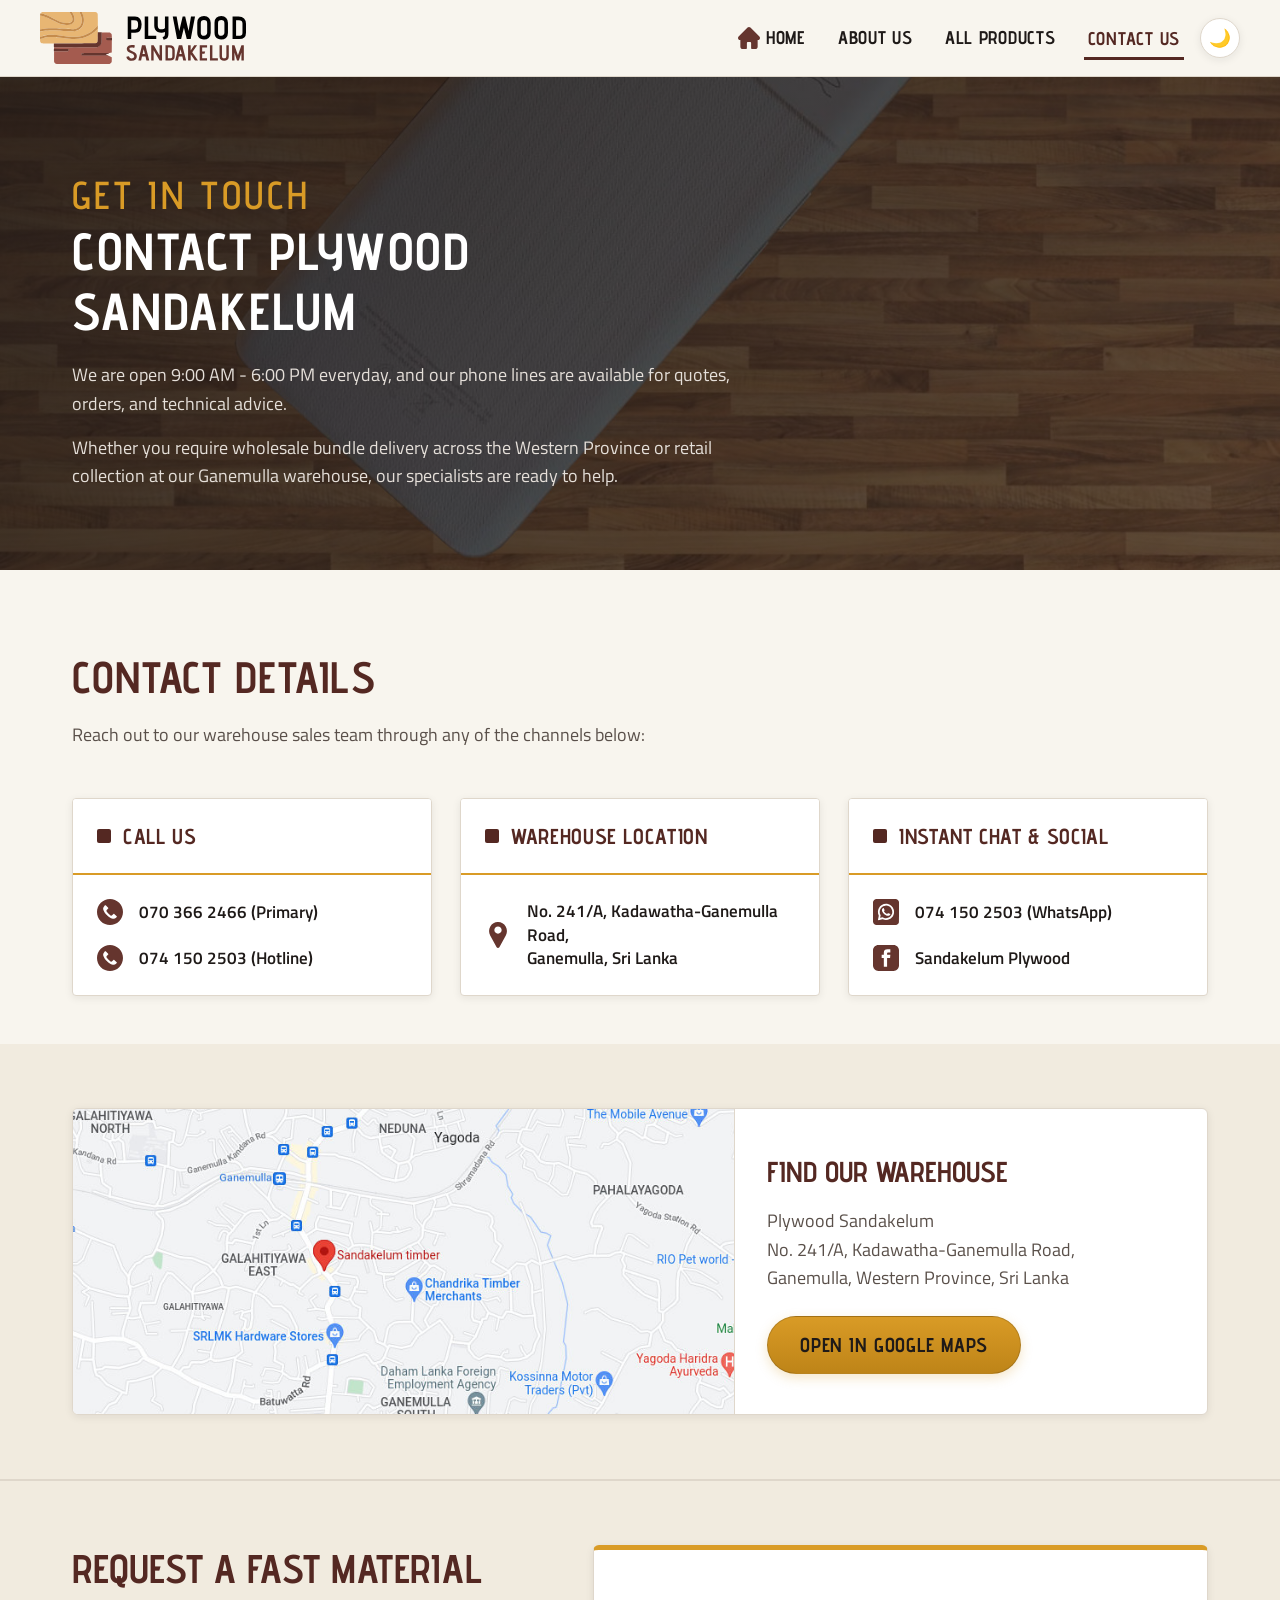
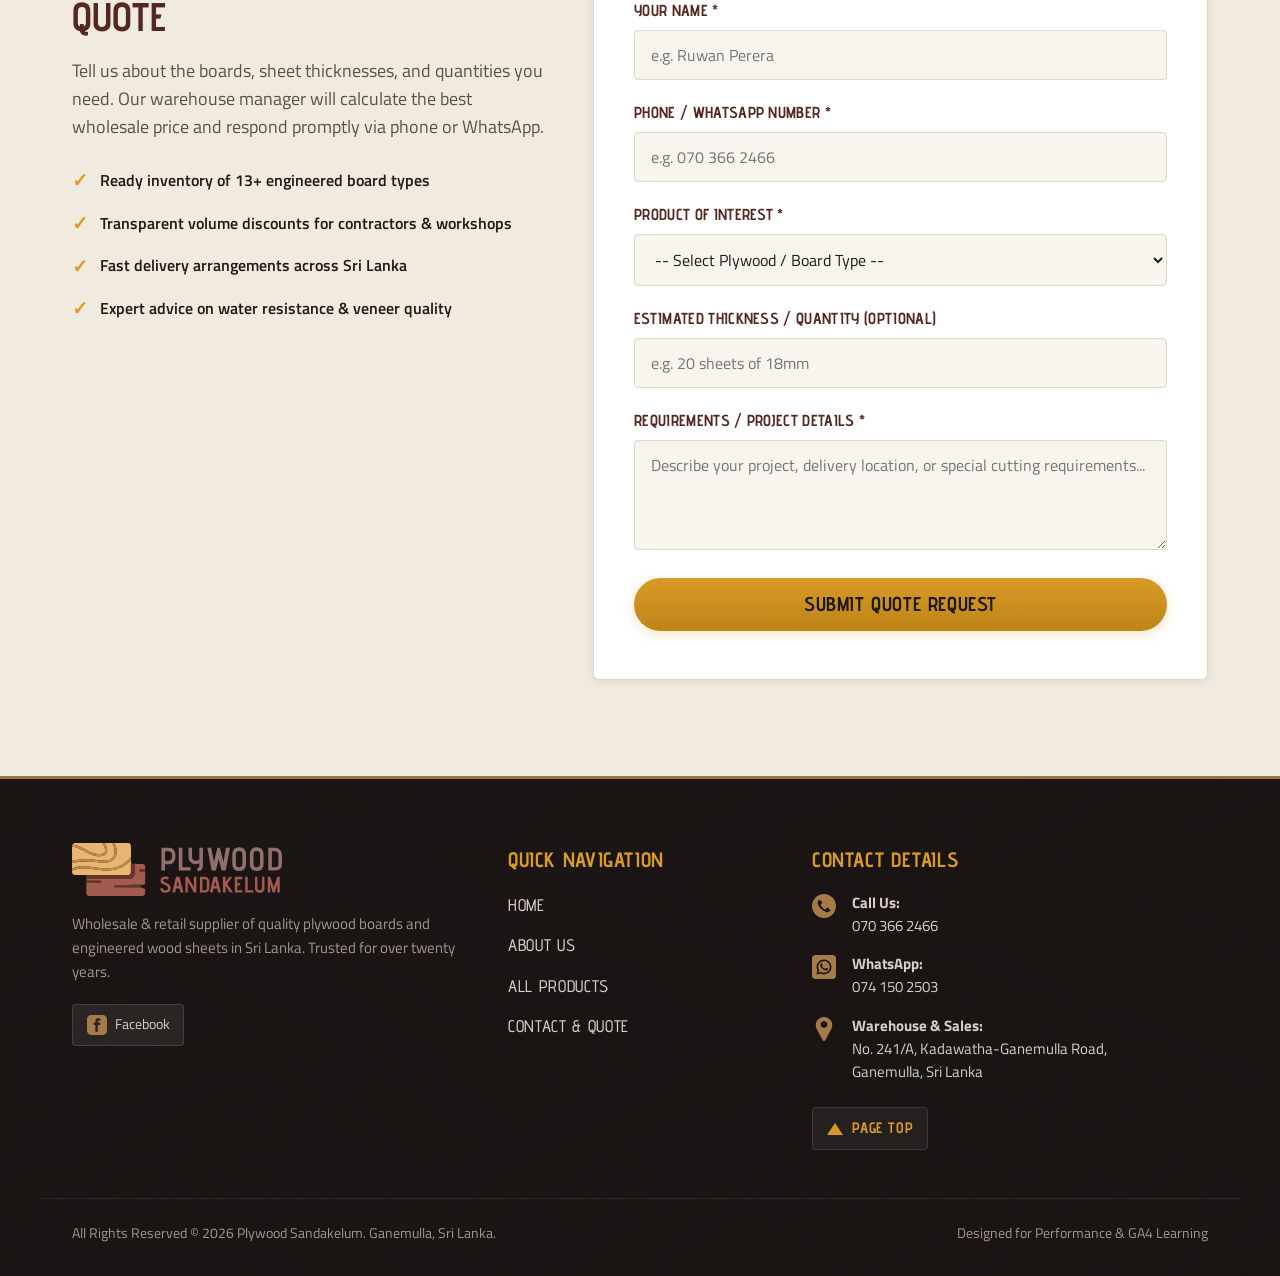
<file: contact.html>
<!DOCTYPE html>
<html lang="en">
<head>
    <!-- Google Tag Manager -->
<script>(function(w,d,s,l,i){w[l]=w[l]||[];w[l].push({'gtm.start':
new Date().getTime(),event:'gtm.js'});var f=d.getElementsByTagName(s)[0],
j=d.createElement(s),dl=l!='dataLayer'?'&l='+l:'';j.async=true;j.src=
'https://www.googletagmanager.com/gtm.js?id='+i+dl;f.parentNode.insertBefore(j,f);
})(window,document,'script','dataLayer','GTM-TLDWHBDF');</script>
<!-- End Google Tag Manager -->
    <meta charset="UTF-8">
    <meta name="viewport" content="width=device-width, initial-scale=1.0">
    <title>Contact Us & Request a Quote | Plywood Sandakelum Ganemulla</title>
    <meta name="description" content="Contact Plywood Sandakelum in Ganemulla, Sri Lanka. Call 070 366 2466 or WhatsApp 074 150 2503 for instant quotes on plywood boards, sheets, and bulk timber delivery.">

    <!-- Google Fonts -->
    <link rel="preconnect" href="https://fonts.googleapis.com">
    <link rel="preconnect" href="https://fonts.gstatic.com" crossorigin>
    <link href="https://fonts.googleapis.com/css2?family=Advent+Pro:wght@400;600;700;900&family=Titillium+Web:wght@300;400;600;700&display=swap" rel="stylesheet">

    <!-- Stylesheets -->
    <link rel="stylesheet" href="common.css">
    <link rel="stylesheet" href="common2.css">

    <!-- Google tag (gtag.js) - GA4 Practice Instrumentation -->
    <script async src="https://www.googletagmanager.com/gtag/js?id=G-XXXXXXX"></script>
    <script>
      window.dataLayer = window.dataLayer || [];
      function gtag(){dataLayer.push(arguments);}
      gtag('js', new Date());
      gtag('config', 'G-XXXXXXX', { 'debug_mode': true });
    </script>

    <style>
        #sec1main {
            background-image: url(img/phone-on-plywood.jpg);
            background-repeat: no-repeat;
            background-size: cover;
            background-position: center;
        }

        /* Map Card Section */
        #sec2 {
            background: var(--color-surface-soft);
            padding: 4rem 0;
            border-bottom: 1px solid var(--color-border);
        }
        .map-card {
            background: var(--color-surface);
            border: 1px solid var(--color-border);
            border-radius: 6px;
            overflow: hidden;
            box-shadow: var(--shadow-card);
            display: grid;
            grid-template-columns: 1fr;
        }
        @media (min-width: 992px) {
            .map-card {
                grid-template-columns: 1.4fr 1fr;
            }
        }
        .map-img-box {
            position: relative;
            min-height: 280px;
            background: var(--color-surface-soft);
        }
        #g-map {
            width: 100%;
            height: 100%;
            object-fit: cover;
            display: block;
        }
        .map-info-box {
            padding: 2.5rem 2rem;
            display: flex;
            flex-direction: column;
            justify-content: center;
            border-left: 1px solid var(--color-border);
        }
        .map-info-title {
            font-family: var(--font-display);
            font-size: 1.8rem;
            font-weight: 700;
            color: var(--color-timber-dark);
            text-transform: uppercase;
            margin-bottom: 0.75rem;
        }
        .map-info-address {
            font-style: normal;
            font-size: 1.1rem;
            line-height: 1.6;
            color: var(--color-text-muted);
            margin-bottom: 1.5rem;
        }
        .map-btn {
            align-self: flex-start;
        }

        /* Direct Contact Cards Grid */
        #sec3 {
            padding: 4.5rem 0 3rem;
            background: var(--color-bg);
        }
        #sec3head {
            font-size: clamp(2rem, 3.8vw, 2.75rem);
            font-family: var(--font-display);
            font-weight: 700;
            color: var(--color-timber-dark);
            text-transform: uppercase;
            letter-spacing: 0.02em;
            margin-bottom: 0.5rem;
        }
        #sec3para {
            font-family: var(--font-body);
            font-size: 1.15rem;
            color: var(--color-text-muted);
            margin-bottom: 3rem;
        }
        #maincard {
            display: grid;
            grid-template-columns: 1fr;
            gap: 1.75rem;
        }
        @media (min-width: 768px) {
            #maincard {
                grid-template-columns: repeat(3, 1fr);
            }
        }
        .threecards {
            background: var(--color-surface);
            border: 1px solid var(--color-border);
            border-radius: 4px;
            box-shadow: var(--shadow-card);
            overflow: hidden;
            display: flex;
            flex-direction: column;
            transition: transform var(--transition-fast), box-shadow var(--transition-fast), border-color var(--transition-fast);
        }
        .threecards:hover {
            transform: translateY(-4px);
            box-shadow: var(--shadow-hover);
            border-color: var(--color-amber);
        }
        .cardtop {
            display: flex;
            align-items: center;
            gap: 0.75rem;
            padding: 1.25rem 1.5rem;
            background: var(--color-surface);
            border-bottom: 2px solid var(--color-amber);
        }
        .topbg {
            width: 14px;
            height: 14px;
            background-color: var(--color-timber-dark);
            border-radius: 2px;
            flex-shrink: 0;
        }
        .tophead {
            font-size: 1.35rem;
            font-family: var(--font-display);
            font-weight: 700;
            color: var(--color-timber-dark);
            text-transform: uppercase;
            letter-spacing: 0.03em;
        }
        .cardcont {
            padding: 1.5rem;
            flex: 1;
            display: flex;
            flex-direction: column;
            gap: 1.25rem;
            justify-content: center;
        }
        .contact-row {
            display: flex;
            align-items: center;
            gap: 1rem;
            text-decoration: none;
            color: var(--color-text);
            transition: color var(--transition-fast);
        }
        a.contact-row:hover {
            color: var(--color-amber-hover);
        }
        .phone {
            width: 26px;
            height: 26px;
            flex-shrink: 0;
        }
        .cnumber {
            font-size: 1.05rem;
            font-weight: 600;
            font-family: var(--font-body);
            line-height: 1.4;
        }

        /* Working Quote Request Form Section (GA4 Primary Conversion) */
        #quote-section {
            padding: 4rem 0 6rem;
            background: var(--color-surface-soft);
            border-top: 1px solid var(--color-border);
        }
        .form-layout {
            display: grid;
            grid-template-columns: 1fr;
            gap: 3rem;
            align-items: flex-start;
        }
        @media (min-width: 992px) {
            .form-layout {
                grid-template-columns: 1fr 1.3fr;
            }
        }
        .form-intro-heading {
            font-family: var(--font-display);
            font-size: clamp(2rem, 3.5vw, 2.5rem);
            font-weight: 700;
            color: var(--color-timber-dark);
            text-transform: uppercase;
            line-height: 1.2;
            margin-bottom: 1rem;
        }
        .form-intro-desc {
            font-size: 1.1rem;
            color: var(--color-text-muted);
            line-height: 1.6;
            margin-bottom: 1.5rem;
        }
        .form-benefits-list {
            list-style: none;
            display: flex;
            flex-direction: column;
            gap: 0.75rem;
        }
        .form-benefits-list li {
            display: flex;
            align-items: center;
            gap: 0.75rem;
            font-weight: 600;
            color: var(--color-text);
        }
        .form-benefit-icon {
            color: var(--color-amber);
            font-size: 1.2rem;
            font-weight: 900;
        }

        /* Form Card */
        .quote-form-card {
            background: var(--color-surface);
            border: 1px solid var(--color-border);
            border-top: 5px solid var(--color-amber);
            border-radius: 6px;
            padding: 2.5rem 2rem;
            box-shadow: var(--shadow-card);
        }
        @media (min-width: 576px) {
            .quote-form-card {
                padding: 3rem 2.5rem;
            }
        }
        .form-grid {
            display: grid;
            grid-template-columns: 1fr;
            gap: 1.25rem;
        }
        @media (min-width: 576px) {
            .form-grid-2col {
                grid-template-columns: 1fr 1fr;
            }
        }
        .form-group {
            display: flex;
            flex-direction: column;
            gap: 0.4rem;
        }
        .form-label {
            font-family: var(--font-display);
            font-size: 1rem;
            font-weight: 700;
            text-transform: uppercase;
            color: var(--color-timber-dark);
            letter-spacing: 0.02em;
        }
        .form-input, .form-select, .form-textarea {
            width: 100%;
            padding: 0.75rem 1rem;
            font-family: var(--font-body);
            font-size: 1rem;
            color: var(--color-text);
            background: var(--color-bg);
            border: 1px solid var(--color-border);
            border-radius: 4px;
            transition: border-color var(--transition-fast), box-shadow var(--transition-fast);
        }
        .form-input:focus, .form-select:focus, .form-textarea:focus {
            outline: none;
            border-color: var(--color-amber);
            box-shadow: 0 0 0 3px rgba(217, 155, 38, 0.2);
            background: var(--color-surface);
        }
        .form-textarea {
            resize: vertical;
            min-height: 110px;
        }
        .form-btn-submit {
            width: 100%;
            margin-top: 0.5rem;
            padding: 0.9rem 2rem;
            border: none;
        }

        /* Success Feedback State */
        #form-success-card {
            background: var(--color-surface);
            border: 2px solid var(--color-amber);
            border-radius: 6px;
            padding: 3rem 2rem;
            text-align: center;
            box-shadow: var(--shadow-hover);
        }
        .success-icon {
            font-size: 3.5rem;
            line-height: 1;
            margin-bottom: 1rem;
            display: inline-block;
        }
        .success-title {
            font-family: var(--font-display);
            font-size: 2rem;
            font-weight: 700;
            color: var(--color-timber-dark);
            text-transform: uppercase;
            margin-bottom: 1rem;
        }
        .success-summary-text {
            font-size: 1.15rem;
            color: var(--color-text);
            line-height: 1.6;
            margin-bottom: 2rem;
            max-width: 550px;
            margin-left: auto;
            margin-right: auto;
        }
        .success-actions {
            display: flex;
            flex-wrap: wrap;
            justify-content: center;
            gap: 1rem;
        }
    </style>
</head>
<body>
    <!-- Google Tag Manager (noscript) -->
<noscript><iframe src="https://www.googletagmanager.com/ns.html?id=GTM-TLDWHBDF"
height="0" width="0" style="display:none;visibility:hidden"></iframe></noscript>
<!-- End Google Tag Manager (noscript) -->
    <header>
        <div class="head wrapper">
            <a href="index.html" class="logo-link" aria-label="Plywood Sandakelum Home">
                <img src="img/logo.svg" alt="Plywood Sandakelum Logo" class="logo">
            </a>

            <div class="header-controls">
                <nav aria-label="Main Navigation">
                    <ul class="ul">
                        <li id="L1" class="l1"><a href="index.html" class="nav_links"><img src="img/icons/home.svg" alt="" class="home-icon" aria-hidden="true"><span>Home</span></a></li>
                        <li id="L2" class="l1"><a href="aboutus.html" class="nav_links">About Us</a></li>
                        <li id="L3" class="l1"><a href="all.html" class="nav_links">All Products</a></li>
                        <li id="L4" class="l1 active"><a href="contact.html" class="nav_links" id="i1">Contact Us</a></li>
                    </ul>
                </nav>

                <button type="button" class="theme-toggle" aria-label="Switch to dark mode" title="Toggle dark/light theme">
                    <span class="theme-icon" aria-hidden="true">🌙</span>
                </button>

                <button type="button" class="menu-btn" id="menu-btn" aria-label="Toggle navigation menu" aria-expanded="false">
                    <img src="img/icons/menu.svg" alt="" id="menu" aria-hidden="true">
                </button>
            </div>
        </div>
    </header>

    <main>
        <!-- Hero Section -->
        <section id="sec1">
            <div id="sec1main">
                <div id="sec1mainbg">
                    <div class="wrapper">
                        <div id="sec1MTop">
                            <h1 class="headsec1">
                                <span class="h1about">Get in Touch</span>
                                <span id="headsec11">Contact Plywood Sandakelum</span>
                            </h1>
                            <p class="sec1para">We are open 9:00 AM - 6:00 PM everyday, and our phone lines are available for quotes, orders, and technical advice.</p>
                            <p class="sec1para">Whether you require wholesale bundle delivery across the Western Province or retail collection at our Ganemulla warehouse, our specialists are ready to help.</p>
                        </div>
                    </div>
                </div>
            </div>
        </section>

        <!-- Direct Contact Cards -->
        <section id="sec3">
            <div class="wrapper">
                <h2 id="sec3head">Contact Details</h2>
                <p id="sec3para">Reach out to our warehouse sales team through any of the channels below:</p>
            
                <div id="maincard" class="contact-card-grid">

                    <!-- Card 1: Direct Calling -->
                    <div class="threecards">
                        <div class="cardtop">
                            <span class="topbg" aria-hidden="true"></span>
                            <h3 class="tophead">Call Us</h3>
                        </div>

                        <div class="cardcont">
                            <a href="tel:+94703662466" class="contact-row" aria-label="Call 070 366 2466">
                                <img src="img/icons/call1.svg" alt="" class="phone" aria-hidden="true">
                                <span class="cnumber">070 366 2466 (Primary)</span>
                            </a>

                            <a href="tel:+94741502503" class="contact-row" aria-label="Call 074 150 2503">
                                <img src="img/icons/call1.svg" alt="" class="phone" aria-hidden="true">
                                <span class="cnumber">074 150 2503 (Hotline)</span>
                            </a>
                        </div>
                    </div>

                    <!-- Card 2: Warehouse Address -->
                    <div class="threecards">
                        <div class="cardtop">
                            <span class="topbg" aria-hidden="true"></span>
                            <h3 class="tophead">Warehouse Location</h3>
                        </div>

                        <div class="cardcont">
                            <div class="contact-row">
                                <img src="img/icons/location1.svg" alt="" class="phone" aria-hidden="true">
                                <address class="cnumber" style="font-style: normal;">
                                    No. 241/A, Kadawatha-Ganemulla Road,<br>
                                    Ganemulla, Sri Lanka
                                </address>
                            </div>
                        </div>
                    </div>

                    <!-- Card 3: Social & WhatsApp -->
                    <div class="threecards">
                        <div class="cardtop">
                            <span class="topbg" aria-hidden="true"></span>
                            <h3 class="tophead">Instant Chat & Social</h3>
                        </div>

                        <div class="cardcont">
                            <a href="https://wa.me/94741502503" target="_blank" rel="noopener noreferrer" class="contact-row" aria-label="Chat on WhatsApp 074 150 2503">
                                <img src="img/icons/whatsapp1.svg" alt="" class="phone" aria-hidden="true">
                                <span class="cnumber">074 150 2503 (WhatsApp)</span>
                            </a>

                            <a href="https://www.facebook.com/PlywoodSandakelum" target="_blank" rel="noopener noreferrer" class="contact-row" aria-label="Facebook Page">
                                <img src="img/icons/facebook1.svg" alt="" class="phone" aria-hidden="true">
                                <span class="cnumber">Sandakelum Plywood</span>
                            </a>
                        </div>
                    </div>

                </div>
            </div>
        </section>

        <!-- Google Maps Location Showcase -->
        <section id="sec2">
            <div class="wrapper">
                <div class="map-card">
                    <div class="map-img-box">
                        <img src="img/map.jpg" alt="Map showing location of Plywood Sandakelum on Kadawatha-Ganemulla Road" id="g-map" loading="lazy">
                    </div>
                    <div class="map-info-box">
                        <h3 class="map-info-title">Find Our Warehouse</h3>
                        <address class="map-info-address">
                            Plywood Sandakelum<br>
                            No. 241/A, Kadawatha-Ganemulla Road,<br>
                            Ganemulla, Western Province, Sri Lanka
                        </address>
                        <a href="https://maps.google.com/?q=Plywood+Sandakelum+Ganemulla+Sri+Lanka" target="_blank" rel="noopener noreferrer" class="button map-btn" id="map-link">
                            Open in Google Maps
                        </a>
                    </div>
                </div>
            </div>
        </section>

        <!-- Working Quote Request Form (Primary GA4 Conversion: generate_lead) -->
        <section id="quote-section">
            <div class="wrapper">
                <div class="form-layout">
                    <div class="form-intro">
                        <h2 class="form-intro-heading">Request a Fast Material Quote</h2>
                        <p class="form-intro-desc">Tell us about the boards, sheet thicknesses, and quantities you need. Our warehouse manager will calculate the best wholesale price and respond promptly via phone or WhatsApp.</p>
                        <ul class="form-benefits-list">
                            <li><span class="form-benefit-icon">&#10003;</span> Ready inventory of 13+ engineered board types</li>
                            <li><span class="form-benefit-icon">&#10003;</span> Transparent volume discounts for contractors & workshops</li>
                            <li><span class="form-benefit-icon">&#10003;</span> Fast delivery arrangements across Sri Lanka</li>
                            <li><span class="form-benefit-icon">&#10003;</span> Expert advice on water resistance & veneer quality</li>
                        </ul>
                    </div>

                    <div id="quote-form-container">
                        <!-- Client-Side Form -->
                        <form id="quote-form" class="quote-form-card" novalidate>
                            <div class="form-grid">
                                <div class="form-group">
                                    <label for="form-name" class="form-label">Your Name *</label>
                                    <input type="text" id="form-name" name="name" class="form-input" placeholder="e.g. Ruwan Perera" required>
                                </div>

                                <div class="form-group">
                                    <label for="form-phone" class="form-label">Phone / WhatsApp Number *</label>
                                    <input type="tel" id="form-phone" name="phone" class="form-input" placeholder="e.g. 070 366 2466" required pattern="[0-9+ \-]{9,15}">
                                </div>

                                <div class="form-group">
                                    <label for="form-product" class="form-label">Product of Interest *</label>
                                    <select id="form-product" name="product" class="form-select" required>
                                        <option value="" disabled selected>-- Select Plywood / Board Type --</option>
                                        <option value="Shutter Board">Shutter Board</option>
                                        <option value="Hard Board">Hard Board</option>
                                        <option value="PVC Board">PVC Board</option>
                                        <option value="MDF Melamine">M.D.F Melamine</option>
                                        <option value="Chipboard Melamine">Chipboard Melamine</option>
                                        <option value="Plywood Sheet">Plywood Sheet</option>
                                        <option value="Eco Sheets">Eco Sheets</option>
                                        <option value="HDX Sheet">HDX Sheet</option>
                                        <option value="MRX Sheet">MRX Sheet</option>
                                        <option value="HMR Sheet">HMR Sheet</option>
                                        <option value="Filmface Plywood">Filmface Plywood</option>
                                        <option value="MDF Sheet">MDF Sheet</option>
                                        <option value="Cladding Sheet">Cladding Sheet</option>
                                        <option value="Other / Multiple Types">Other / Multiple Types</option>
                                    </select>
                                </div>

                                <div class="form-group">
                                    <label for="form-specs" class="form-label">Estimated Thickness / Quantity (Optional)</label>
                                    <input type="text" id="form-specs" name="specs" class="form-input" placeholder="e.g. 20 sheets of 18mm">
                                </div>

                                <div class="form-group">
                                    <label for="form-message" class="form-label">Requirements / Project Details *</label>
                                    <textarea id="form-message" name="message" class="form-textarea" placeholder="Describe your project, delivery location, or special cutting requirements..." required></textarea>
                                </div>

                                <button type="submit" class="button form-btn-submit" id="btn-submit-quote">
                                    Submit Quote Request
                                </button>
                            </div>
                        </form>

                        <!-- Client-Side Success State (Rendered upon submission) -->
                        <div id="form-success-card" style="display: none;">
                            <span class="success-icon" aria-hidden="true">&#9989;</span>
                            <h3 class="success-title">Quote Request Received!</h3>
                            <p id="success-summary" class="success-summary-text">
                                Thank you! Your quote request has been registered. Our Ganemulla warehouse team will contact you shortly.
                            </p>
                            <div class="success-actions">
                                <a href="tel:+94703662466" class="button">Call Warehouse Directly</a>
                                <button type="button" class="button button-secondary" id="btn-reset-form">Send Another Request</button>
                            </div>
                        </div>
                    </div>
                </div>
            </div>
        </section>
    </main>

    <!-- Footer -->
    <footer id="footer">
        <div class="wrapper fmain">
            <div id="fleft">
                <img src="img/logo2.svg" alt="Plywood Sandakelum Logo" id="flogo">
                <p class="fpara">Wholesale & retail supplier of quality plywood boards and engineered wood sheets in Sri Lanka. Trusted for over twenty years.</p>
                <div class="footer-social">
                    <a href="https://www.facebook.com/PlywoodSandakelum" target="_blank" rel="noopener noreferrer" class="social-link" aria-label="Visit Sandakelum Plywood on Facebook">
                        <img src="img/icons/facebook.svg" alt="" aria-hidden="true">
                        <span>Facebook</span>
                    </a>
                </div>
            </div>

            <div id="fcenter">
                <h4 class="footer-heading">Quick Navigation</h4>
                <ul>
                    <li><a href="index.html" class="flinks">Home</a></li>
                    <li><a href="aboutus.html" class="flinks">About Us</a></li>
                    <li><a href="all.html" class="flinks">All Products</a></li>
                    <li><a href="contact.html" class="flinks">Contact & Quote</a></li>
                </ul>
            </div>

            <div id="fright">
                <h4 class="footer-heading">Contact Details</h4>
                <div id="footer_contacts">
                    <a href="tel:+94703662466" class="contacts" aria-label="Call 070 366 2466">
                        <img src="img/icons/call.svg" alt="" class="contactimg" aria-hidden="true">
                        <div class="contactpara">
                            <strong>Call Us:</strong><br>
                            070 366 2466
                        </div>
                    </a>

                    <a href="https://wa.me/94741502503" target="_blank" rel="noopener noreferrer" class="contacts" aria-label="Chat on WhatsApp 074 150 2503">
                        <img src="img/icons/whatsapp.svg" alt="" class="contactimg" aria-hidden="true">
                        <div class="contactpara">
                            <strong>WhatsApp:</strong><br>
                            074 150 2503
                        </div>
                    </a>

                    <div class="contacts">
                        <img src="img/icons/location.svg" alt="" class="contactimg" aria-hidden="true">
                        <address class="contactpara" style="font-style: normal;">
                            <strong>Warehouse & Sales:</strong><br>
                            No. 241/A, Kadawatha-Ganemulla Road,<br>
                            Ganemulla, Sri Lanka
                        </address>
                    </div>
                </div>

                <div id="ptop" role="button" tabindex="0" aria-label="Back to top">
                    <div class="triangle" aria-hidden="true"></div>
                    <span id="toppara">Page Top</span>
                </div>
            </div>
        </div>

        <div class="wrapper footer-bottom">
            <p>All Rights Reserved &copy; 2026 Plywood Sandakelum. Ganemulla, Sri Lanka.</p>
            <p>Designed for Performance & GA4 Learning</p>
        </div>
    </footer>

    <!-- Main JavaScript & GA4 Tracking -->
    <script src="main.js" defer></script>
</body>
</html>
</file>
<file: common.css>
/* ==========================================================================
   Plywood Sandakelum - Common Stylesheet
   Refined Material Palette, Fluid Responsiveness & GA4 Instrumented
   ========================================================================== */

:root {
  --font-display: 'Advent Pro', sans-serif;
  --font-body: 'Titillium Web', sans-serif;

  /* Material-grounded wood & earth palette */
  --color-bg: #f8f5ee;           /* Raw birch veneer neutral */
  --color-surface: #ffffff;      /* Clean card surface */
  --color-surface-soft: #f1ebdF; /* Sand / kraft neutral */
  --color-text: #1f1a18;         /* Deep timber charcoal */
  --color-text-muted: #5a504a;   /* High contrast secondary (WCAG AA 5.8:1) */
  --color-timber-dark: #542822;  /* Deep timber bark (WCAG AAA) */
  --color-timber-light: #7a3c34; /* Lighter bark accent */
  --color-amber: #d99b26;        /* Warm amber resin CTA */
  --color-amber-hover: #be8418;  /* Amber hover */
  --color-wood-tan: #a07242;     /* Mid-tone plywood core */
  --color-border: #dfd7cb;       /* Architectural 1px board edge */
  --color-border-subtle: #eae3d7;
  
  --shadow-subtle: 0 4px 16px rgba(31, 26, 24, 0.06);
  --shadow-card: 0 2px 8px rgba(31, 26, 24, 0.08);
  --shadow-hover: 0 8px 24px rgba(31, 26, 24, 0.14);
  
  --header-bg: rgba(248, 245, 238, 0.94);
  --footer-bg: #1a1514;
  --footer-text: #d8cfc7;
  --footer-muted: #a3978d;

  --transition-fast: 0.2s ease;
  --transition-normal: 0.3s ease;
}

[data-theme="dark"] {
  --color-bg: #161312;
  --color-surface: #221d1b;
  --color-surface-soft: #2d2623;
  --color-text: #ede6de;
  --color-text-muted: #aba097;
  --color-timber-dark: #8c4238;
  --color-timber-light: #a85448;
  --color-amber: #e8a838;
  --color-amber-hover: #f5b954;
  --color-wood-tan: #ba8855;
  --color-border: #3d3531;
  --color-border-subtle: #2d2623;

  --shadow-subtle: 0 4px 16px rgba(0, 0, 0, 0.3);
  --shadow-card: 0 2px 8px rgba(0, 0, 0, 0.25);
  --shadow-hover: 0 8px 24px rgba(0, 0, 0, 0.45);

  --header-bg: rgba(22, 19, 18, 0.94);
  --footer-bg: #100d0c;
  --footer-text: #aba097;
  --footer-muted: #80766e;
}

/* Base Reset & Box Sizing */
*, *::before, *::after {
  margin: 0;
  padding: 0;
  box-sizing: border-box;
}

html {
  font-size: 16px;
  scroll-behavior: smooth;
}

body {
  font-family: var(--font-body);
  color: var(--color-text);
  background-color: var(--color-bg);
  line-height: 1.6;
  transition: background-color var(--transition-normal), color var(--transition-normal);
  overflow-x: hidden;
}

img {
  max-width: 100%;
  height: auto;
  display: block;
}

/* Accessibility Focus States */
:focus-visible {
  outline: 2px solid var(--color-amber);
  outline-offset: 3px;
}

/* Layout Wrapper - Responsive with max-width */
.wrapper {
  width: 100%;
  max-width: 1200px;
  margin: 0 auto;
  padding: 0 1.25rem;
}

@media (min-width: 768px) {
  .wrapper {
    padding: 0 2rem;
  }
}

/* Button & Action Components */
.button {
  display: inline-flex;
  align-items: center;
  justify-content: center;
  text-decoration: none;
  color: #1f1a18;
  font-family: var(--font-display);
  font-size: 1.25rem;
  font-weight: 700;
  letter-spacing: 0.03em;
  text-transform: uppercase;
  background: linear-gradient(180deg, var(--color-amber), var(--color-amber-hover));
  border: 1px solid rgba(0, 0, 0, 0.15);
  border-radius: 50px;
  padding: 0.75rem 2rem;
  box-shadow: 0 4px 12px rgba(217, 155, 38, 0.25);
  transition: all var(--transition-fast);
  cursor: pointer;
}

.button:hover, .button:focus-visible {
  transform: translateY(-2px);
  box-shadow: 0 6px 18px rgba(217, 155, 38, 0.4);
  filter: brightness(1.05);
}

.button:active {
  transform: translateY(0);
}

.button-secondary {
  background: transparent;
  color: var(--color-text);
  border: 1px solid var(--color-border);
  box-shadow: none;
}

.button-secondary:hover {
  background: var(--color-surface-soft);
  color: var(--color-text);
}

/* ==========================================================================
   Header & Navigation
   ========================================================================== */
header {
  position: sticky;
  top: 0;
  z-index: 1000;
  background: var(--header-bg);
  backdrop-filter: blur(10px);
  -webkit-backdrop-filter: blur(10px);
  border-bottom: 1px solid var(--color-border);
  transition: background-color var(--transition-normal);
}

.head {
  display: flex;
  justify-content: space-between;
  align-items: center;
  padding: 0.75rem 0;
}

.logo-link {
  display: inline-flex;
  align-items: center;
  text-decoration: none;
}

.logo {
  height: 52px;
  width: auto;
}

.header-controls {
  display: flex;
  align-items: center;
  gap: 1rem;
}

/* Nav Menu */
nav {
  display: flex;
  align-items: center;
}

.ul {
  list-style: none;
  display: flex;
  align-items: center;
  gap: 1.5rem;
}

.l1 > a {
  text-decoration: none;
  text-transform: uppercase;
  font-family: var(--font-display);
  font-size: 1.15rem;
  font-weight: 700;
  color: var(--color-text);
  letter-spacing: 0.04em;
  padding: 0.5rem 0.25rem;
  position: relative;
  display: inline-flex;
  align-items: center;
  gap: 0.4rem;
  transition: color var(--transition-fast);
}

.l1 > a:hover {
  color: var(--color-timber-dark);
}

/* Active Nav Indicator */
#i1,
.l1.active > a,
.l1 > a.active {
  color: var(--color-timber-dark);
  border-bottom: 3px solid var(--color-timber-dark);
  padding-bottom: 3px;
}

.home-icon {
  width: 22px;
  height: 22px;
  display: block;
}

/* Theme Toggle Button */
.theme-toggle {
  background: var(--color-surface);
  border: 1px solid var(--color-border);
  border-radius: 50%;
  width: 40px;
  height: 40px;
  display: flex;
  align-items: center;
  justify-content: center;
  cursor: pointer;
  font-size: 1.1rem;
  box-shadow: var(--shadow-card);
  transition: all var(--transition-fast);
}

.theme-toggle:hover {
  background: var(--color-surface-soft);
  transform: rotate(15deg);
}

/* Mobile Hamburger Button */
.menu-btn {
  display: none;
  background: var(--color-surface);
  border: 1px solid var(--color-border);
  border-radius: 8px;
  width: 44px;
  height: 44px;
  padding: 8px;
  cursor: pointer;
  align-items: center;
  justify-content: center;
  transition: all var(--transition-fast);
}

.menu-btn img {
  width: 24px;
  height: 24px;
}

.menu-btn:hover {
  background: var(--color-surface-soft);
}

/* Mobile Nav Drawer Styles (< 992px) */
@media (max-width: 991px) {
  .menu-btn {
    display: flex;
  }

  nav {
    position: absolute;
    top: 100%;
    left: 0;
    right: 0;
    background: var(--color-surface);
    border-bottom: 2px solid var(--color-border);
    box-shadow: var(--shadow-hover);
    padding: 1.5rem 2rem;
    transform: translateY(-120%);
    opacity: 0;
    pointer-events: none;
    transition: transform var(--transition-normal), opacity var(--transition-normal);
  }

  nav.nav-open {
    transform: translateY(0);
    opacity: 1;
    pointer-events: auto;
  }

  .ul {
    flex-direction: column;
    align-items: stretch;
    width: 100%;
    gap: 0.75rem;
  }

  .l1 {
    border-bottom: 1px solid var(--color-border-subtle);
    padding-bottom: 0.5rem;
  }

  .l1:last-child {
    border-bottom: none;
  }

  .l1 > a {
    font-size: 1.25rem;
    display: flex;
    padding: 0.6rem 0;
  }

  #menu-li {
    display: none;
  }
}

/* ==========================================================================
   Product Grid & Catalog Section
   ========================================================================== */
#sec4, .catalog-section {
  padding: 4rem 0 5rem;
}

.sec4head, .section-heading {
  font-size: clamp(2rem, 3.5vw, 2.75rem);
  font-family: var(--font-display);
  font-weight: 700;
  color: var(--color-timber-dark);
  text-transform: uppercase;
  letter-spacing: 0.02em;
  margin-bottom: 0.5rem;
}

.sec4para, .section-subhead {
  font-family: var(--font-body);
  font-size: 1.1rem;
  color: var(--color-text-muted);
  max-width: 750px;
  margin-bottom: 2.5rem;
}

#image-set, .product-grid {
  display: grid;
  grid-template-columns: 1fr;
  gap: 1.75rem;
  margin: 2rem 0;
}

@media (min-width: 540px) {
  #image-set, .product-grid {
    grid-template-columns: repeat(2, 1fr);
  }
}

@media (min-width: 992px) {
  #image-set, .product-grid {
    grid-template-columns: repeat(3, 1fr);
  }
}

/* Tactile Product Card */
.sec4div, .product-card {
  background: var(--color-surface);
  border: 1px solid var(--color-border);
  border-radius: 4px;
  overflow: hidden;
  display: flex;
  flex-direction: column;
  box-shadow: var(--shadow-card);
  transition: transform var(--transition-fast), box-shadow var(--transition-fast), border-color var(--transition-fast);
  position: relative;
}

.sec4div:hover, .product-card:hover {
  transform: translateY(-4px);
  box-shadow: var(--shadow-hover);
  border-color: var(--color-timber-dark);
}

.product-card-header {
  padding: 1rem 1.25rem 0.75rem;
  border-bottom: 2px solid var(--color-amber);
  background: var(--color-surface);
}

.divhead {
  font-family: var(--font-display);
  font-size: 1.4rem;
  font-weight: 700;
  color: var(--color-timber-dark);
  text-transform: uppercase;
  letter-spacing: 0.02em;
}

.product-img-wrapper {
  overflow: hidden;
  background: var(--color-surface-soft);
  aspect-ratio: 4 / 3;
}

.divimg, .product-img {
  width: 100%;
  height: 100%;
  object-fit: cover;
  transition: transform var(--transition-normal);
}

.sec4div:hover .divimg,
.product-card:hover .product-img {
  transform: scale(1.04);
}

.product-card-footer {
  padding: 0.75rem 1.25rem;
  margin-top: auto;
  background: var(--color-surface-soft);
  display: flex;
  justify-content: space-between;
  align-items: center;
  font-size: 0.9rem;
  color: var(--color-text-muted);
}

.product-tag {
  display: inline-block;
  font-size: 0.75rem;
  font-weight: 700;
  text-transform: uppercase;
  color: var(--color-timber-dark);
  background: rgba(217, 155, 38, 0.2);
  padding: 0.2rem 0.6rem;
  border-radius: 3px;
}

#sec4final-div {
  text-align: center;
  margin-top: 2.5rem;
}

#sec4button {
  padding: 0.85rem 3rem;
}

/* ==========================================================================
   Footer
   ========================================================================== */
#footer {
  background-color: var(--footer-bg);
  background-image: linear-gradient(rgba(26, 21, 20, 0.96), rgba(26, 21, 20, 0.96)), url(img/plywood-dark-bg.jpg);
  background-size: cover;
  background-position: center;
  color: var(--footer-text);
  padding: 4rem 0 2rem;
  border-top: 3px solid var(--color-wood-tan);
}

.fmain {
  display: grid;
  grid-template-columns: 1fr;
  gap: 2.5rem;
}

@media (min-width: 768px) {
  .fmain {
    grid-template-columns: 1.5fr 1fr 1.5fr;
  }
}

#fleft {
  display: flex;
  flex-direction: column;
}

#flogo {
  width: 210px;
  height: auto;
  margin-bottom: 1rem;
}

.fpara {
  color: var(--footer-muted);
  font-size: 0.95rem;
  font-family: var(--font-body);
  margin-bottom: 1.25rem;
}

.footer-social {
  display: flex;
  align-items: center;
  gap: 0.75rem;
}

.social-link {
  display: inline-flex;
  align-items: center;
  gap: 0.5rem;
  text-decoration: none;
  color: var(--footer-text);
  background: rgba(255, 255, 255, 0.07);
  border: 1px solid rgba(255, 255, 255, 0.12);
  padding: 0.5rem 0.85rem;
  border-radius: 4px;
  font-size: 0.9rem;
  transition: all var(--transition-fast);
}

.social-link:hover {
  background: var(--color-amber);
  color: #1f1a18;
  border-color: var(--color-amber);
}

.social-link img {
  width: 20px;
  height: 20px;
}

#fcenter ul {
  list-style: none;
  display: flex;
  flex-direction: column;
  gap: 0.85rem;
}

.footer-heading {
  font-family: var(--font-display);
  font-size: 1.3rem;
  color: var(--color-amber);
  text-transform: uppercase;
  margin-bottom: 1rem;
  letter-spacing: 0.03em;
}

.flinks {
  text-decoration: none;
  color: var(--footer-text);
  font-size: 1.05rem;
  text-transform: uppercase;
  font-family: var(--font-display);
  font-weight: 500;
  letter-spacing: 0.04em;
  transition: color var(--transition-fast), padding-left var(--transition-fast);
  display: inline-block;
}

.flinks:hover {
  color: var(--color-amber);
  padding-left: 4px;
}

#footer_contacts {
  display: flex;
  flex-direction: column;
  gap: 1rem;
}

.contacts {
  display: flex;
  align-items: flex-start;
  gap: 1rem;
  text-decoration: none;
  color: var(--footer-text);
  transition: color var(--transition-fast);
}

a.contacts:hover {
  color: var(--color-amber);
}

.contactimg {
  width: 24px;
  height: 24px;
  flex-shrink: 0;
  margin-top: 2px;
}

.contactpara {
  color: inherit;
  font-family: var(--font-body);
  font-size: 0.95rem;
  line-height: 1.5;
}

/* Scroll To Top Widget */
#ptop {
  display: inline-flex;
  align-items: center;
  gap: 0.6rem;
  cursor: pointer;
  margin-top: 1.5rem;
  padding: 0.5rem 0.85rem;
  background: rgba(255, 255, 255, 0.05);
  border: 1px solid rgba(255, 255, 255, 0.1);
  border-radius: 4px;
  transition: all var(--transition-fast);
}

#ptop:hover {
  background: rgba(255, 255, 255, 0.12);
  border-color: var(--color-amber);
}

.triangle {
  width: 0;
  height: 0;
  border-left: 8px solid transparent;
  border-right: 8px solid transparent;
  border-bottom: 12px solid var(--color-amber);
}

#toppara {
  color: var(--color-amber);
  text-transform: uppercase;
  font-family: var(--font-display);
  font-size: 0.95rem;
  font-weight: 700;
  letter-spacing: 0.05em;
}

.footer-bottom {
  margin-top: 3rem;
  padding-top: 1.5rem;
  border-top: 1px solid rgba(255, 255, 255, 0.08);
  display: flex;
  justify-content: space-between;
  align-items: center;
  flex-wrap: wrap;
  gap: 1rem;
  font-size: 0.85rem;
  color: var(--footer-muted);
}
</file>
<file: common2.css>
/* ==========================================================================
   Plywood Sandakelum - Common 2 Stylesheet
   Shared Sub-Page Hero Headers & Interactive Contact Callout Ribbon
   ========================================================================== */

/* Sub-page Hero Section */
#sec1main {
  background-image: url(img/sandakelum-plywood-wareshouse.jpg);
  background-size: cover;
  background-position: center;
  position: relative;
  overflow: hidden;
}

#sec1mainbg {
  background: linear-gradient(135deg, rgba(26, 21, 20, 0.88) 0%, rgba(26, 21, 20, 0.65) 100%);
  padding: 4rem 0 3.5rem;
}

@media (min-width: 768px) {
  #sec1mainbg {
    padding: 6rem 0 5rem;
  }
}

#sec1MTop {
  max-width: 680px;
}

.headsec1 {
  font-family: var(--font-display);
  text-transform: uppercase;
  font-size: clamp(2rem, 4.5vw, 3.25rem);
  font-weight: 700;
  color: #ffffff;
  line-height: 1.15;
  letter-spacing: 0.03em;
  margin-bottom: 1.25rem;
}

#headsec11 {
  display: block;
}

.h1about {
  color: var(--color-amber);
  font-size: 0.75em;
  display: block;
  font-weight: 600;
  letter-spacing: 0.08em;
  margin-bottom: 0.25rem;
}

.sec1para {
  color: #e5dfd9;
  font-family: var(--font-body);
  font-size: 1.1rem;
  line-height: 1.6;
  margin-bottom: 1rem;
}

.sec1para:last-child {
  margin-bottom: 0;
}

/* Quick Contact Ribbon below Sub-Hero */
.sec1bottom {
  background: var(--color-timber-dark);
  padding: 1.25rem 0;
  border-bottom: 1px solid rgba(0, 0, 0, 0.15);
}

.sec1bottom-container {
  display: flex;
  flex-direction: column;
  align-items: center;
  justify-content: space-between;
  gap: 1rem;
}

@media (min-width: 768px) {
  .sec1bottom-container {
    flex-direction: row;
  }
}

.sec1bhead {
  color: #ffffff;
  font-family: var(--font-display);
  font-size: 1.5rem;
  font-weight: 600;
  letter-spacing: 0.03em;
  text-transform: uppercase;
}

#sec1bright {
  display: flex;
  align-items: center;
  flex-wrap: wrap;
  gap: 1rem;
  background: var(--color-amber);
  padding: 0.6rem 1.5rem;
  border-radius: 50px;
  box-shadow: 0 4px 12px rgba(0, 0, 0, 0.15);
}

#sec1bimg {
  width: 22px;
  height: 22px;
  flex-shrink: 0;
}

.sec1bpara {
  color: #1f1a18;
  font-family: var(--font-body);
  font-size: 1.1rem;
  font-weight: 700;
  text-decoration: none;
  display: inline-flex;
  align-items: center;
  transition: color var(--transition-fast);
}

.sec1bpara:hover {
  color: #000000;
  text-decoration: underline;
}

.sec1bpara-divider {
  color: rgba(31, 26, 24, 0.4);
  font-weight: 300;
}
</file>
